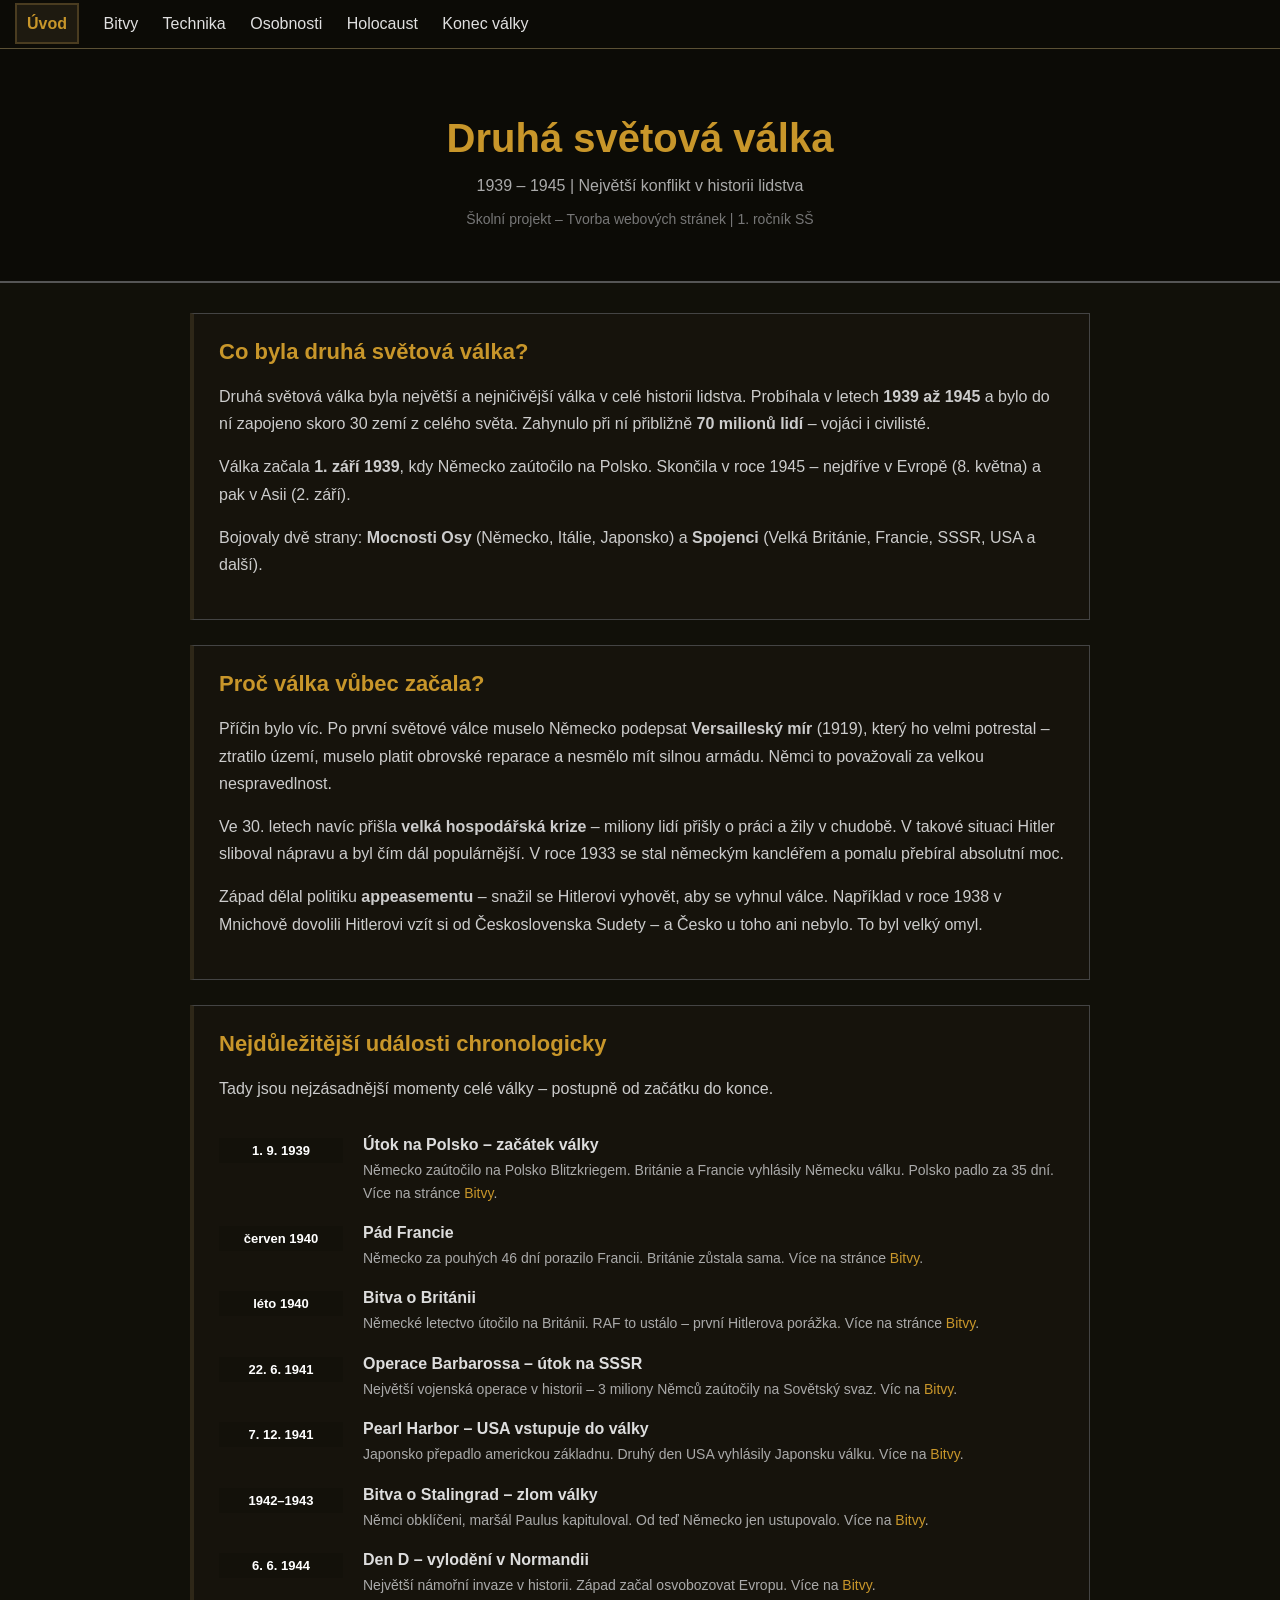
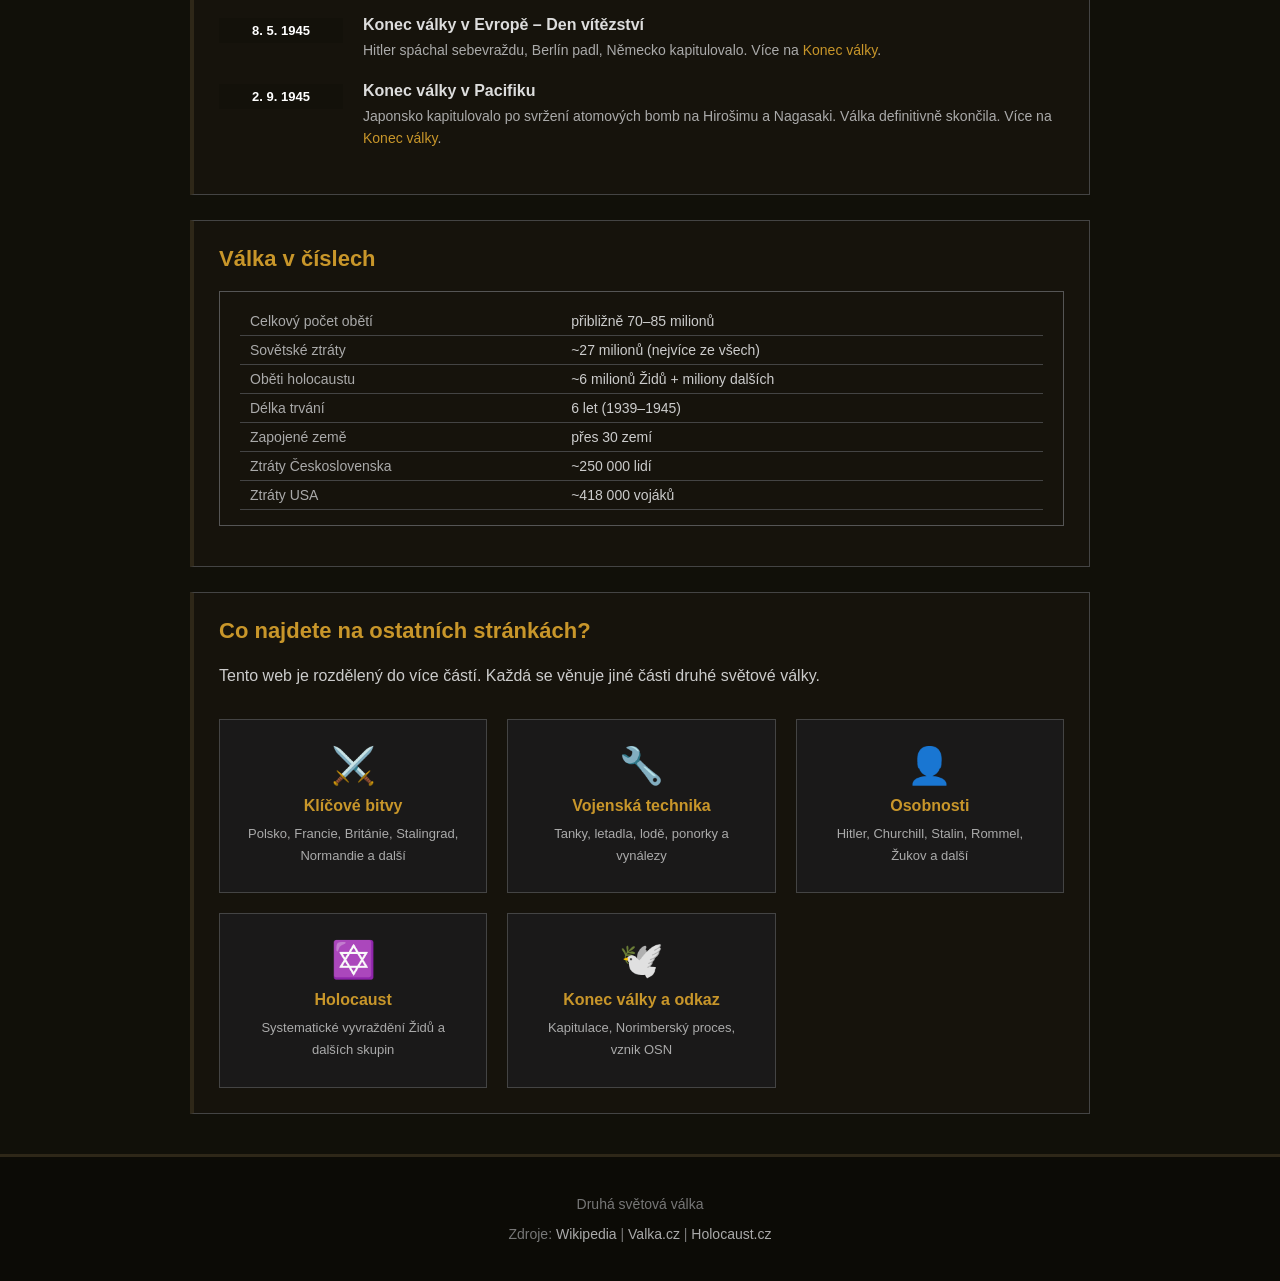
<file: index.html>
<!DOCTYPE html>
<html lang="cs">
<head>
    <meta charset="UTF-8">
    <meta name="viewport" content="width=device-width, initial-scale=1.0">
    <title>Druhá světová válka</title>
    <link rel="stylesheet" href="styl.css">
</head>
<body>

<nav>
    <a href="index.html" class="aktivni"> Úvod</a>
    <a href="bitvy.html"> Bitvy</a>
    <a href="technika.html"> Technika</a>
    <a href="osobnosti.html"> Osobnosti</a>
    <a href="holocaust.html"> Holocaust</a>
    <a href="konec.html"> Konec války</a>
</nav>

<div class="hlavicka">
    <h1>Druhá světová válka</h1>
    <p>1939 – 1945 | Největší konflikt v historii lidstva</p>
    <p style="color: #777; font-size: 14px; margin-top: 5px;">Školní projekt – Tvorba webových stránek | 1. ročník SŠ</p>
</div>

<div class="obsah">

    <!-- Co to bylo -->
    <div class="sekce">
        <h2>Co byla druhá světová válka?</h2>
        <p>
            Druhá světová válka byla největší a nejničivější válka v celé historii lidstva. Probíhala v letech
            <strong>1939 až 1945</strong> a bylo do ní zapojeno skoro 30 zemí z celého světa. Zahynulo při ní
            přibližně <strong>70 milionů lidí</strong> – vojáci i civilisté.
        </p>
        <p>
            Válka začala <strong>1. září 1939</strong>, kdy Německo zaútočilo na Polsko. Skončila v roce 1945
            – nejdříve v Evropě (8. května) a pak v Asii (2. září).
        </p>
        <p>
            Bojovaly dvě strany: <strong>Mocnosti Osy</strong> (Německo, Itálie, Japonsko) a
            <strong>Spojenci</strong> (Velká Británie, Francie, SSSR, USA a další).
        </p>
    </div>

    <!-- Proč začala válka -->
    <div class="sekce">
        <h2>Proč válka vůbec začala?</h2>
        <p>
            Příčin bylo víc. Po první světové válce muselo Německo podepsat <strong>Versailleský mír</strong>
            (1919), který ho velmi potrestal – ztratilo území, muselo platit obrovské reparace a nesmělo mít
            silnou armádu. Němci to považovali za velkou nespravedlnost.
        </p>
        <p>
            Ve 30. letech navíc přišla <strong>velká hospodářská krize</strong> – miliony lidí přišly o práci
            a žily v chudobě. V takové situaci Hitler sliboval nápravu a byl čím dál populárnější.
            V roce 1933 se stal německým kancléřem a pomalu přebíral absolutní moc.
        </p>
        <p>
            Západ dělal politiku <strong>appeasementu</strong> – snažil se Hitlerovi vyhovět, aby se vyhnul
            válce. Například v roce 1938 v Mnichově dovolili Hitlerovi vzít si od Československa Sudety –
            a Česko u toho ani nebylo. To byl velký omyl.
        </p>
    </div>

    <!-- Chronologie - klíčové události -->
    <div class="sekce">
        <h2>Nejdůležitější události chronologicky</h2>
        <p>Tady jsou nejzásadnější momenty celé války – postupně od začátku do konce.</p>
        <br>

        <div class="timeline-polozka">
            <div class="tl-rok">1. 9. 1939</div>
            <div class="tl-text">
                <h3>Útok na Polsko – začátek války</h3>
                <p class="odkazy">Německo zaútočilo na Polsko Blitzkriegem. Británie a Francie vyhlásily Německu válku. Polsko padlo za 35 dní. Více na stránce <a href="bitvy.html">Bitvy</a>.</p>
            </div>
        </div>

        <div class="timeline-polozka">
            <div class="tl-rok">červen 1940</div>
            <div class="tl-text">
                <h3>Pád Francie</h3>
                <p class="odkazy">Německo za pouhých 46 dní porazilo Francii. Británie zůstala sama. Více na stránce <a href="bitvy.html">Bitvy</a>.</p>
            </div>
        </div>

        <div class="timeline-polozka">
            <div class="tl-rok">léto 1940</div>
            <div class="tl-text">
                <h3>Bitva o Británii</h3>
                <p class="odkazy">Německé letectvo útočilo na Británii. RAF to ustálo – první Hitlerova porážka. Více na stránce <a href="bitvy.html">Bitvy</a>.</p>
            </div>
        </div>

        <div class="timeline-polozka">
            <div class="tl-rok">22. 6. 1941</div>
            <div class="tl-text">
                <h3>Operace Barbarossa – útok na SSSR</h3>
                <p class="odkazy">Největší vojenská operace v historii – 3 miliony Němců zaútočily na Sovětský svaz. Víc na <a href="bitvy.html">Bitvy</a>.</p>
            </div>
        </div>

        <div class="timeline-polozka">
            <div class="tl-rok">7. 12. 1941</div>
            <div class="tl-text">
                <h3>Pearl Harbor – USA vstupuje do války</h3>
                <p class="odkazy">Japonsko přepadlo americkou základnu. Druhý den USA vyhlásily Japonsku válku. Více na <a href="bitvy.html">Bitvy</a>.</p>
            </div>
        </div>

        <div class="timeline-polozka">
            <div class="tl-rok">1942–1943</div>
            <div class="tl-text">
                <h3>Bitva o Stalingrad – zlom války</h3>
                <p class="odkazy">Němci obklíčeni, maršál Paulus kapituloval. Od teď Německo jen ustupovalo. Více na <a href="bitvy.html">Bitvy</a>.</p>
            </div>
        </div>

        <div class="timeline-polozka">
            <div class="tl-rok">6. 6. 1944</div>
            <div class="tl-text">
                <h3>Den D – vylodění v Normandii</h3>
                <p class="odkazy">Největší námořní invaze v historii. Západ začal osvobozovat Evropu. Více na <a href="bitvy.html">Bitvy</a>.</p>
            </div>
        </div>

        <div class="timeline-polozka">
            <div class="tl-rok">8. 5. 1945</div>
            <div class="tl-text">
                <h3>Konec války v Evropě – Den vítězství</h3>
                <p class="odkazy">Hitler spáchal sebevraždu, Berlín padl, Německo kapitulovalo. Více na <a href="konec.html">Konec války</a>.</p>
            </div>
        </div>

        <div class="timeline-polozka">
            <div class="tl-rok">2. 9. 1945</div>
            <div class="tl-text">
                <h3>Konec války v Pacifiku</h3>
                <p class="odkazy">Japonsko kapitulovalo po svržení atomových bomb na Hirošimu a Nagasaki. Válka definitivně skončila. Více na <a href="konec.html">Konec války</a>.</p>
            </div>
        </div>
    </div>

    <!-- Statistiky -->
    <div class="sekce">
        <h2>Válka v číslech</h2>
        <div class="fakta">
            <table>
                <tr><td>Celkový počet obětí</td><td>přibližně 70–85 milionů</td></tr>
                <tr><td>Sovětské ztráty</td><td>~27 milionů (nejvíce ze všech)</td></tr>
                <tr><td>Oběti holocaustu</td><td>~6 milionů Židů + miliony dalších</td></tr>
                <tr><td>Délka trvání</td><td>6 let (1939–1945)</td></tr>
                <tr><td>Zapojené země</td><td>přes 30 zemí</td></tr>
                <tr><td>Ztráty Československa</td><td>~250 000 lidí</td></tr>
                <tr><td>Ztráty USA</td><td>~418 000 vojáků</td></tr>
            </table>
        </div>
    </div>

    <!-- Navigační kartičky na ostatní stránky -->
    <div class="sekce">
        <h2>Co najdete na ostatních stránkách?</h2>
        <p>Tento web je rozdělený do více částí. Každá se věnuje jiné části druhé světové války.</p>

        <div class="index-karticky">
            <a href="bitvy.html" class="index-karta">
                <span class="ikona">⚔️</span>
                <h3>Klíčové bitvy</h3>
                <p>Polsko, Francie, Británie, Stalingrad, Normandie a další</p>
            </a>
            <a href="technika.html" class="index-karta">
                <span class="ikona">🔧</span>
                <h3>Vojenská technika</h3>
                <p>Tanky, letadla, lodě, ponorky a vynálezy</p>
            </a>
            <a href="osobnosti.html" class="index-karta">
                <span class="ikona">👤</span>
                <h3>Osobnosti</h3>
                <p>Hitler, Churchill, Stalin, Rommel, Žukov a další</p>
            </a>
            <a href="holocaust.html" class="index-karta">
                <span class="ikona">✡️</span>
                <h3>Holocaust</h3>
                <p>Systematické vyvraždění Židů a dalších skupin</p>
            </a>
            <a href="konec.html" class="index-karta">
                <span class="ikona">🕊️</span>
                <h3>Konec války a odkaz</h3>
                <p>Kapitulace, Norimberský proces, vznik OSN</p>
            </a>
        </div>
    </div>

</div>

<footer>
    <p>Druhá světová válka</p>
    <p style="margin-top: 8px;">Zdroje:
        <a href="https://cs.wikipedia.org" target="_blank">Wikipedia</a> |
        <a href="https://www.valka.cz" target="_blank">Valka.cz</a> |
        <a href="https://www.holocaust.cz" target="_blank">Holocaust.cz</a>
    </p>
</footer>

</body>
</html>
</file>
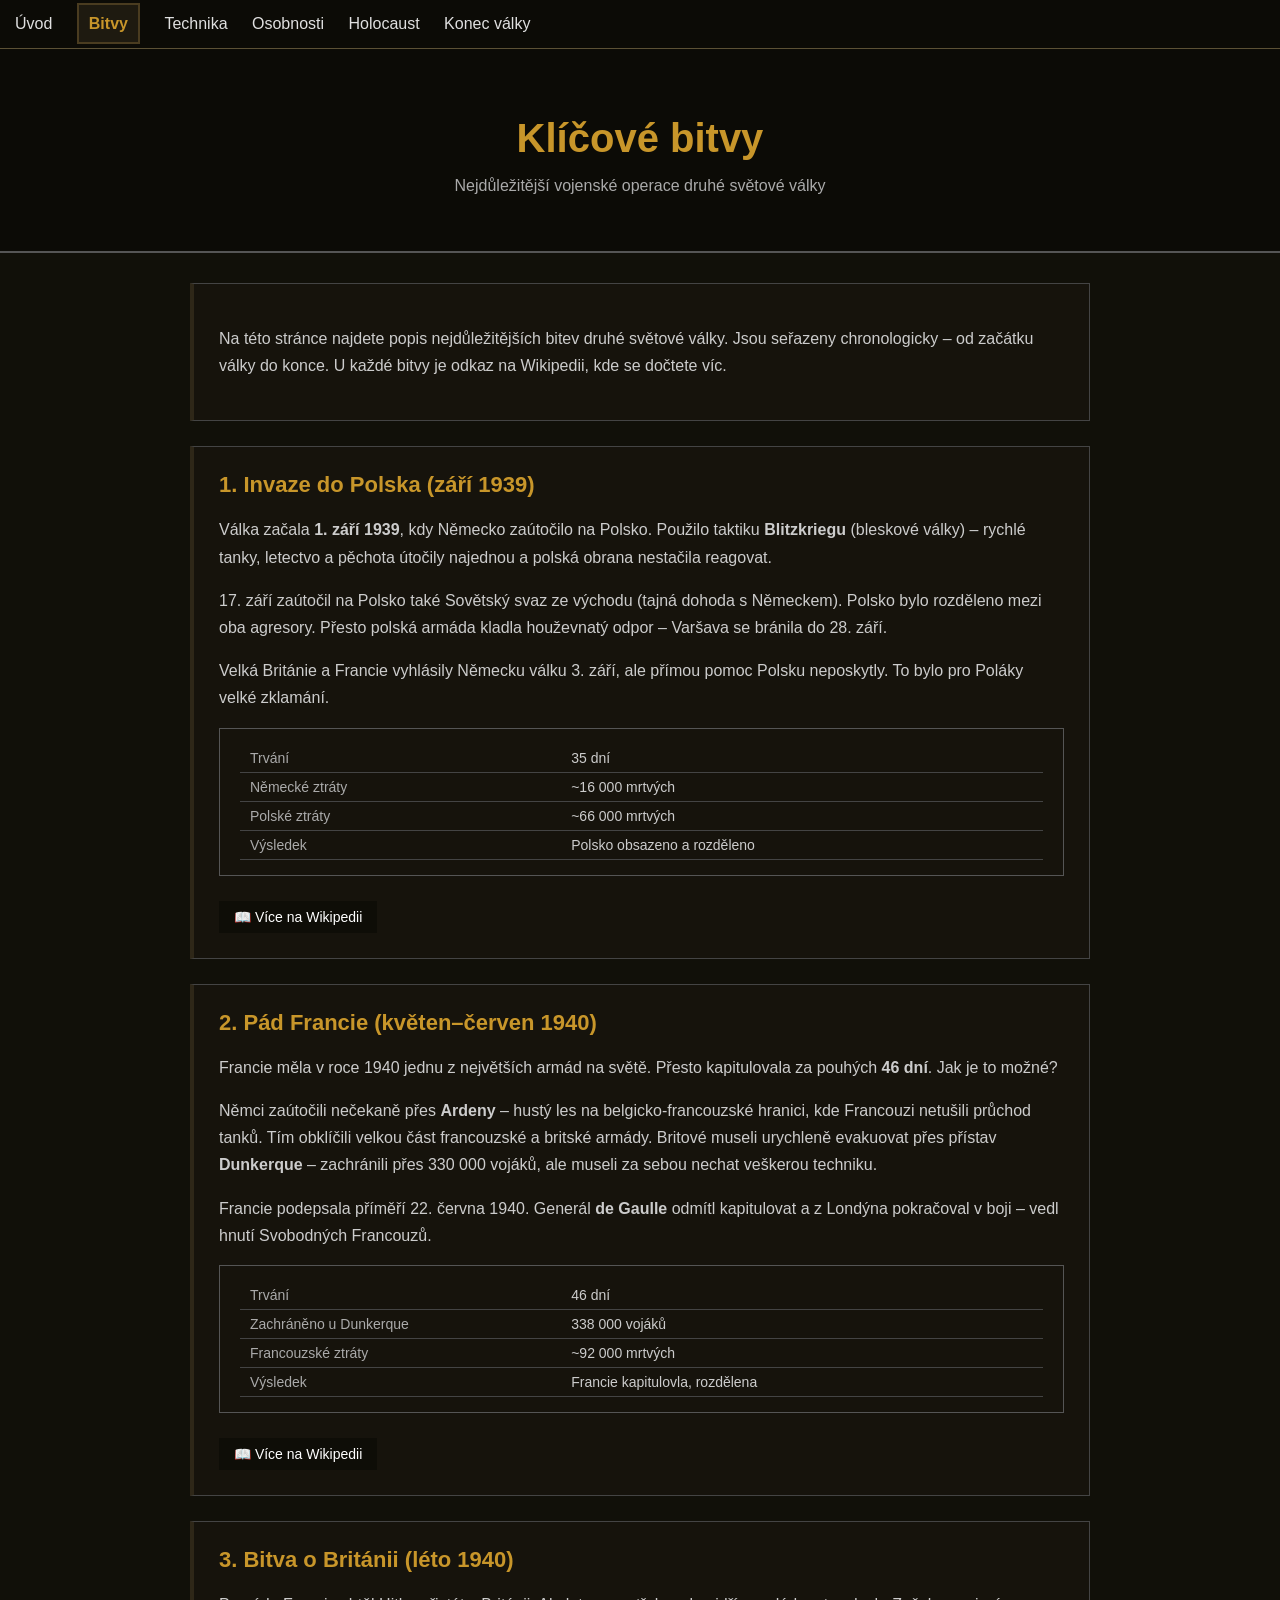
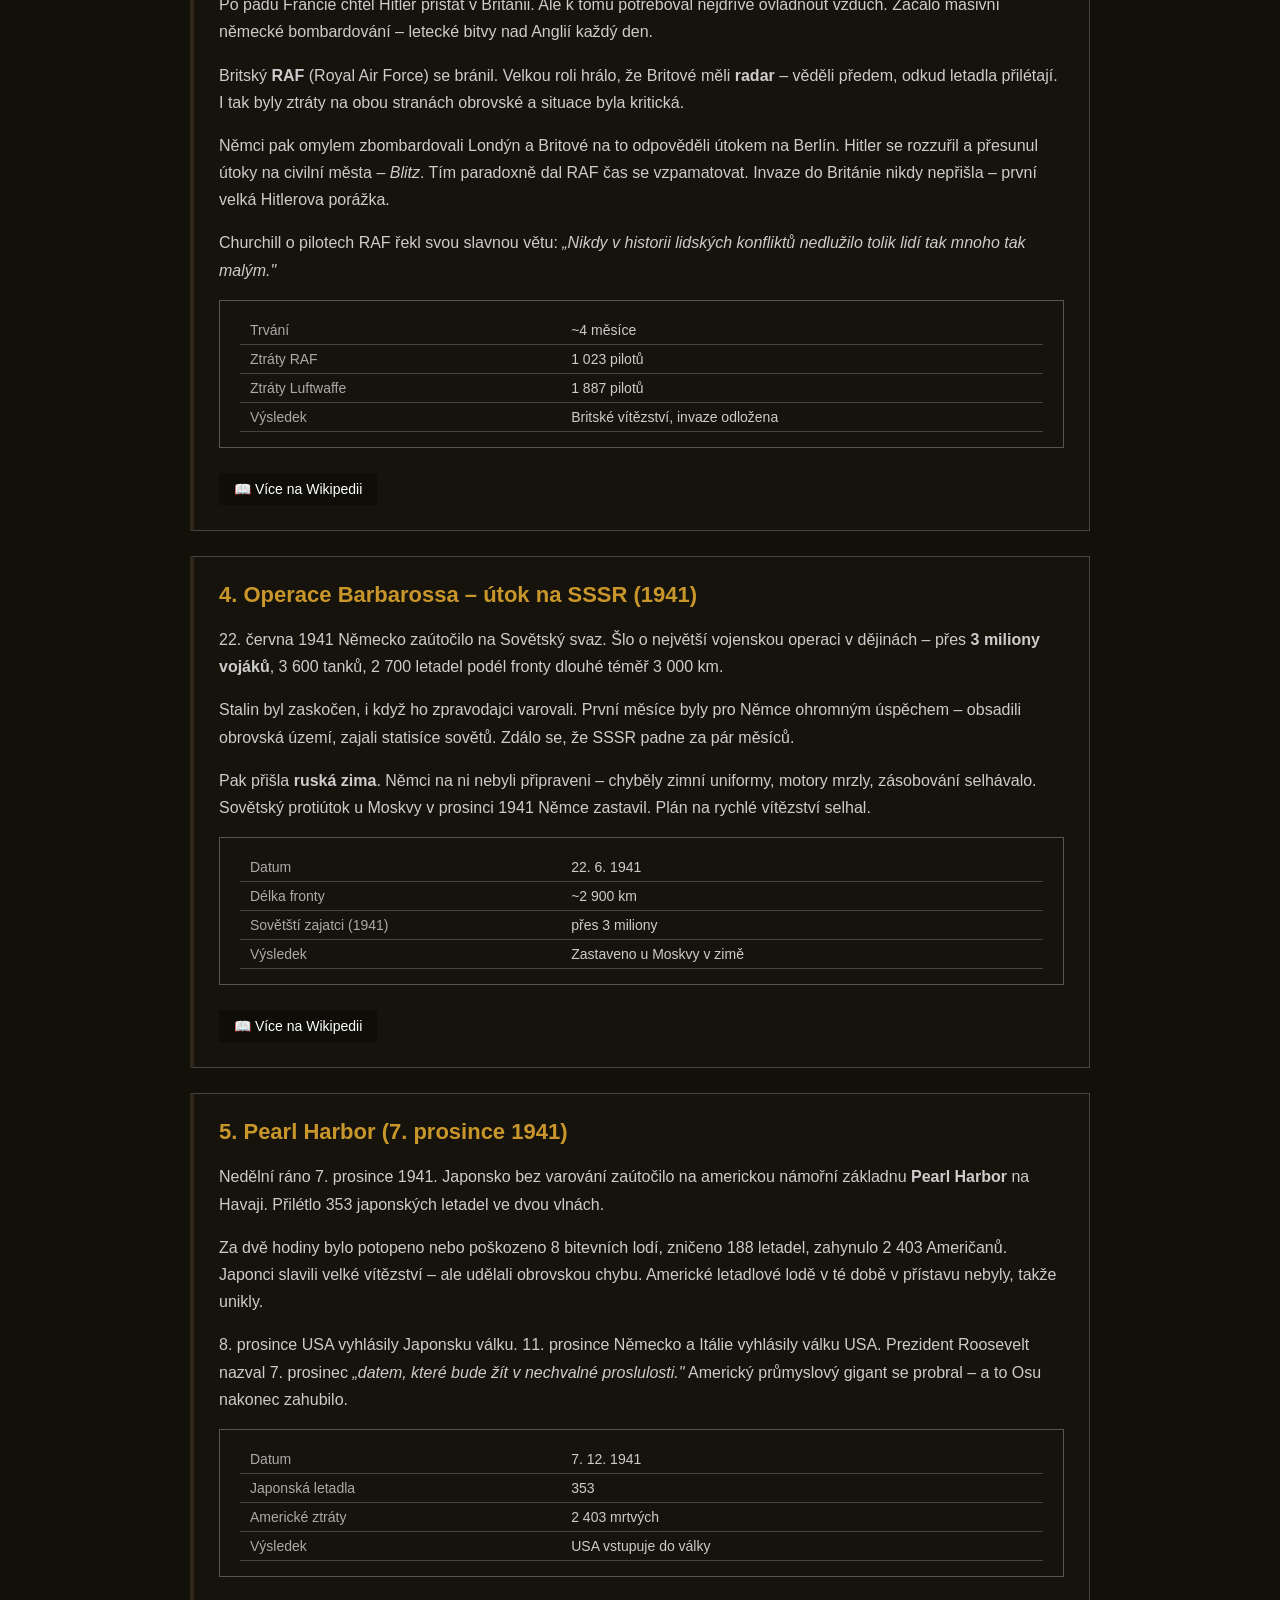
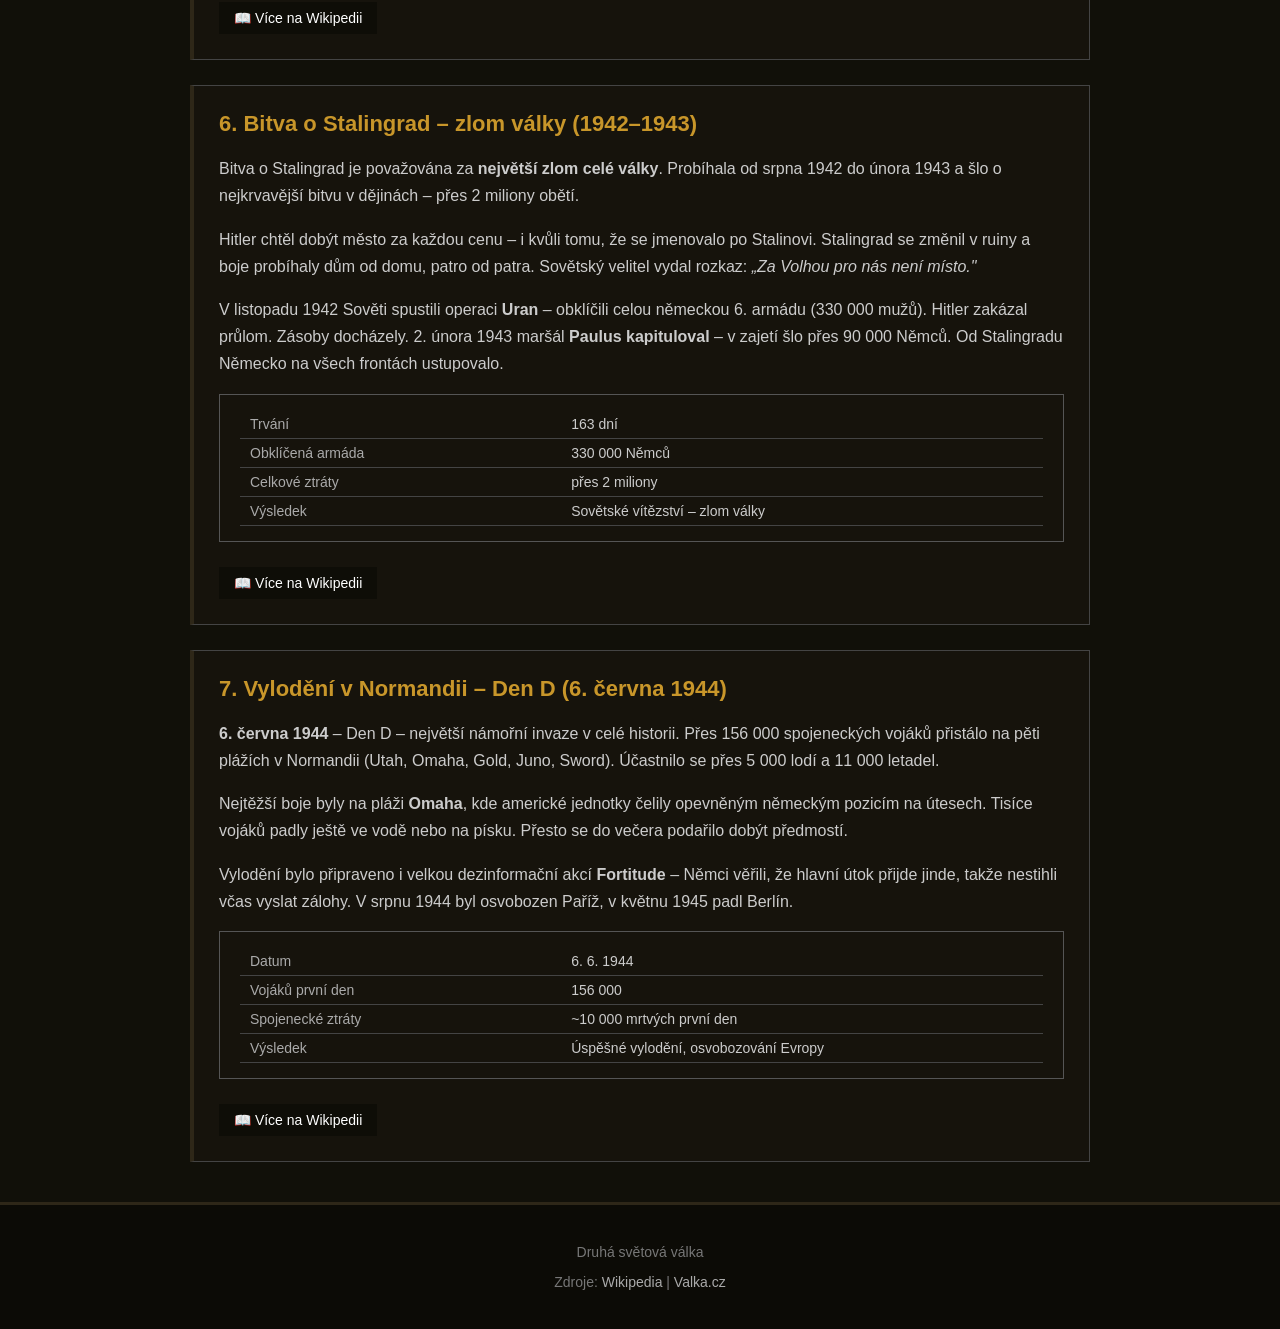
<file: bitvy.html>
<!DOCTYPE html>
<html lang="cs">
<head>
    <meta charset="UTF-8">
    <meta name="viewport" content="width=device-width, initial-scale=1.0">
    <title>Klíčové bitvy - 2. světová válka</title>
    <link rel="stylesheet" href="styl.css">
</head>
<body>

<nav>
    <a href="index.html"> Úvod</a>
    <a href="bitvy.html" class="aktivni"> Bitvy</a>
    <a href="technika.html"> Technika</a>
    <a href="osobnosti.html"> Osobnosti</a>
    <a href="holocaust.html"> Holocaust</a>
    <a href="konec.html"> Konec války</a>
</nav>

<div class="hlavicka">
    <h1>Klíčové bitvy</h1>
    <p>Nejdůležitější vojenské operace druhé světové války</p>
</div>

<div class="obsah">

    <div class="sekce">
        <p>Na této stránce najdete popis nejdůležitějších bitev druhé světové války. Jsou seřazeny chronologicky – od začátku války do konce. U každé bitvy je odkaz na Wikipedii, kde se dočtete víc.</p>
    </div>

    <!-- POLSKO -->
    <div class="sekce" id="polsko">
        <h2>1. Invaze do Polska (září 1939)</h2>
        <p>
            Válka začala <strong>1. září 1939</strong>, kdy Německo zaútočilo na Polsko. Použilo taktiku
            <strong>Blitzkriegu</strong> (bleskové války) – rychlé tanky, letectvo a pěchota útočily najednou
            a polská obrana nestačila reagovat.
        </p>
        <p>
            17. září zaútočil na Polsko také Sovětský svaz ze východu (tajná dohoda s Německem).
            Polsko bylo rozděleno mezi oba agresory. Přesto polská armáda kladla houževnatý odpor –
            Varšava se bránila do 28. září.
        </p>
        <p>
            Velká Británie a Francie vyhlásily Německu válku 3. září, ale přímou pomoc Polsku neposkytly.
            To bylo pro Poláky velké zklamání.
        </p>

        <div class="fakta">
            <table>
                <tr><td>Trvání</td><td>35 dní</td></tr>
                <tr><td>Německé ztráty</td><td>~16 000 mrtvých</td></tr>
                <tr><td>Polské ztráty</td><td>~66 000 mrtvých</td></tr>
                <tr><td>Výsledek</td><td>Polsko obsazeno a rozděleno</td></tr>
            </table>
        </div>

        <a href="https://cs.wikipedia.org/wiki/Invaze_do_Polska_(1939)" target="_blank" class="wiki-odkaz">
            📖 Více na Wikipedii
        </a>
    </div>

    <!-- FRANCIE -->
    <div class="sekce" id="francie">
        <h2>2. Pád Francie (květen–červen 1940)</h2>
        <p>
            Francie měla v roce 1940 jednu z největších armád na světě. Přesto kapitulovala za pouhých
            <strong>46 dní</strong>. Jak je to možné?
        </p>
        <p>
            Němci zaútočili nečekaně přes <strong>Ardeny</strong> – hustý les na belgicko-francouzské hranici,
            kde Francouzi netušili průchod tanků. Tím obklíčili velkou část francouzské a britské armády.
            Britové museli urychleně evakuovat přes přístav <strong>Dunkerque</strong> – zachránili přes
            330 000 vojáků, ale museli za sebou nechat veškerou techniku.
        </p>
        <p>
            Francie podepsala příměří 22. června 1940. Generál <strong>de Gaulle</strong> odmítl kapitulovat
            a z Londýna pokračoval v boji – vedl hnutí Svobodných Francouzů.
        </p>

        <div class="fakta">
            <table>
                <tr><td>Trvání</td><td>46 dní</td></tr>
                <tr><td>Zachráněno u Dunkerque</td><td>338 000 vojáků</td></tr>
                <tr><td>Francouzské ztráty</td><td>~92 000 mrtvých</td></tr>
                <tr><td>Výsledek</td><td>Francie kapitulovla, rozdělena</td></tr>
            </table>
        </div>

        <a href="https://cs.wikipedia.org/wiki/Bitva_o_Francii" target="_blank" class="wiki-odkaz">
            📖 Více na Wikipedii
        </a>
    </div>

    <!-- BRITÁNIE -->
    <div class="sekce" id="britanie">
        <h2>3. Bitva o Británii (léto 1940)</h2>
        <p>
            Po pádu Francie chtěl Hitler přistát v Británii. Ale k tomu potřeboval nejdříve ovládnout vzduch.
            Začalo masivní německé bombardování – letecké bitvy nad Anglií každý den.
        </p>
        <p>
            Britský <strong>RAF</strong> (Royal Air Force) se bránil. Velkou roli hrálo, že Britové měli
            <strong>radar</strong> – věděli předem, odkud letadla přilétají. I tak byly ztráty na obou stranách
            obrovské a situace byla kritická.
        </p>
        <p>
            Němci pak omylem zbombardovali Londýn a Britové na to odpověděli útokem na Berlín. Hitler se
            rozzuřil a přesunul útoky na civilní města – <em>Blitz</em>. Tím paradoxně dal RAF čas se
            vzpamatovat. Invaze do Británie nikdy nepřišla – první velká Hitlerova porážka.
        </p>
        <p>
            Churchill o pilotech RAF řekl svou slavnou větu: <em>„Nikdy v historii lidských konfliktů
            nedlužilo tolik lidí tak mnoho tak malým."</em>
        </p>

        <div class="fakta">
            <table>
                <tr><td>Trvání</td><td>~4 měsíce</td></tr>
                <tr><td>Ztráty RAF</td><td>1 023 pilotů</td></tr>
                <tr><td>Ztráty Luftwaffe</td><td>1 887 pilotů</td></tr>
                <tr><td>Výsledek</td><td>Britské vítězství, invaze odložena</td></tr>
            </table>
        </div>

        <a href="https://cs.wikipedia.org/wiki/Bitva_o_Brit%C3%A1nii" target="_blank" class="wiki-odkaz">
            📖 Více na Wikipedii
        </a>
    </div>

    <!-- BARBAROSSA -->
    <div class="sekce" id="barbarossa">
        <h2>4. Operace Barbarossa – útok na SSSR (1941)</h2>
        <p>
            22. června 1941 Německo zaútočilo na Sovětský svaz. Šlo o největší vojenskou operaci v dějinách –
            přes <strong>3 miliony vojáků</strong>, 3 600 tanků, 2 700 letadel podél fronty dlouhé
            téměř 3 000 km.
        </p>
        <p>
            Stalin byl zaskočen, i když ho zpravodajci varovali. První měsíce byly pro Němce ohromným úspěchem –
            obsadili obrovská území, zajali statisíce sovětů. Zdálo se, že SSSR padne za pár měsíců.
        </p>
        <p>
            Pak přišla <strong>ruská zima</strong>. Němci na ni nebyli připraveni – chyběly zimní uniformy,
            motory mrzly, zásobování selhávalo. Sovětský protiútok u Moskvy v prosinci 1941 Němce zastavil.
            Plán na rychlé vítězství selhal.
        </p>

        <div class="fakta">
            <table>
                <tr><td>Datum</td><td>22. 6. 1941</td></tr>
                <tr><td>Délka fronty</td><td>~2 900 km</td></tr>
                <tr><td>Sovětští zajatci (1941)</td><td>přes 3 miliony</td></tr>
                <tr><td>Výsledek</td><td>Zastaveno u Moskvy v zimě</td></tr>
            </table>
        </div>

        <a href="https://cs.wikipedia.org/wiki/Operace_Barbarossa" target="_blank" class="wiki-odkaz">
            📖 Více na Wikipedii
        </a>
    </div>

    <!-- PEARL HARBOR -->
    <div class="sekce" id="pearlharbor">
        <h2>5. Pearl Harbor (7. prosince 1941)</h2>
        <p>
            Nedělní ráno 7. prosince 1941. Japonsko bez varování zaútočilo na americkou námořní základnu
            <strong>Pearl Harbor</strong> na Havaji. Přilétlo 353 japonských letadel ve dvou vlnách.
        </p>
        <p>
            Za dvě hodiny bylo potopeno nebo poškozeno 8 bitevních lodí, zničeno 188 letadel,
            zahynulo 2 403 Američanů. Japonci slavili velké vítězství – ale udělali obrovskou chybu.
            Americké letadlové lodě v té době v přístavu nebyly, takže unikly.
        </p>
        <p>
            8. prosince USA vyhlásily Japonsku válku. 11. prosince Německo a Itálie vyhlásily válku USA.
            Prezident Roosevelt nazval 7. prosinec <em>„datem, které bude žít v nechvalné proslulosti."</em>
            Americký průmyslový gigant se probral – a to Osu nakonec zahubilo.
        </p>

        <div class="fakta">
            <table>
                <tr><td>Datum</td><td>7. 12. 1941</td></tr>
                <tr><td>Japonská letadla</td><td>353</td></tr>
                <tr><td>Americké ztráty</td><td>2 403 mrtvých</td></tr>
                <tr><td>Výsledek</td><td>USA vstupuje do války</td></tr>
            </table>
        </div>

        <a href="https://cs.wikipedia.org/wiki/%C3%9Atok_na_Pearl_Harbor" target="_blank" class="wiki-odkaz">
            📖 Více na Wikipedii
        </a>
    </div>

    <!-- STALINGRAD -->
    <div class="sekce" id="stalingrad">
        <h2>6. Bitva o Stalingrad – zlom války (1942–1943)</h2>
        <p>
            Bitva o Stalingrad je považována za <strong>největší zlom celé války</strong>. Probíhala od
            srpna 1942 do února 1943 a šlo o nejkrvavější bitvu v dějinách – přes 2 miliony obětí.
        </p>
        <p>
            Hitler chtěl dobýt město za každou cenu – i kvůli tomu, že se jmenovalo po Stalinovi.
            Stalingrad se změnil v ruiny a boje probíhaly dům od domu, patro od patra. Sovětský velitel
            vydal rozkaz: <em>„Za Volhou pro nás není místo."</em>
        </p>
        <p>
            V listopadu 1942 Sověti spustili operaci <strong>Uran</strong> – obklíčili celou německou
            6. armádu (330 000 mužů). Hitler zakázal průlom. Zásoby docházely. 2. února 1943 maršál
            <strong>Paulus kapituloval</strong> – v zajetí šlo přes 90 000 Němců. Od Stalingradu
            Německo na všech frontách ustupovalo.
        </p>

        <div class="fakta">
            <table>
                <tr><td>Trvání</td><td>163 dní</td></tr>
                <tr><td>Obklíčená armáda</td><td>330 000 Němců</td></tr>
                <tr><td>Celkové ztráty</td><td>přes 2 miliony</td></tr>
                <tr><td>Výsledek</td><td>Sovětské vítězství – zlom války</td></tr>
            </table>
        </div>

        <a href="https://cs.wikipedia.org/wiki/Bitva_o_Stalingrad" target="_blank" class="wiki-odkaz">
            📖 Více na Wikipedii
        </a>
    </div>

    <!-- NORMANDIE -->
    <div class="sekce" id="normandie">
        <h2>7. Vylodění v Normandii – Den D (6. června 1944)</h2>
        <p>
            <strong>6. června 1944</strong> – Den D – největší námořní invaze v celé historii.
            Přes 156 000 spojeneckých vojáků přistálo na pěti plážích v Normandii (Utah, Omaha, Gold,
            Juno, Sword). Účastnilo se přes 5 000 lodí a 11 000 letadel.
        </p>
        <p>
            Nejtěžší boje byly na pláži <strong>Omaha</strong>, kde americké jednotky čelily opevněným
            německým pozicím na útesech. Tisíce vojáků padly ještě ve vodě nebo na písku.
            Přesto se do večera podařilo dobýt předmostí.
        </p>
        <p>
            Vylodění bylo připraveno i velkou dezinformační akcí <strong>Fortitude</strong> – Němci
            věřili, že hlavní útok přijde jinde, takže nestihli včas vyslat zálohy. V srpnu 1944
            byl osvobozen Paříž, v květnu 1945 padl Berlín.
        </p>

        <div class="fakta">
            <table>
                <tr><td>Datum</td><td>6. 6. 1944</td></tr>
                <tr><td>Vojáků první den</td><td>156 000</td></tr>
                <tr><td>Spojenecké ztráty</td><td>~10 000 mrtvých první den</td></tr>
                <tr><td>Výsledek</td><td>Úspěšné vylodění, osvobozování Evropy</td></tr>
            </table>
        </div>

        <a href="https://cs.wikipedia.org/wiki/Vylod%C4%9Bn%C3%AD_v_Normandii" target="_blank" class="wiki-odkaz">
            📖 Více na Wikipedii
        </a>
    </div>

</div>

<footer>
    <p>Druhá světová válka</p>
    <p style="margin-top: 8px;">Zdroje:
        <a href="https://cs.wikipedia.org" target="_blank">Wikipedia</a> |
        <a href="https://www.valka.cz" target="_blank">Valka.cz</a>
    </p>
</footer>

</body>
</html>
</file>
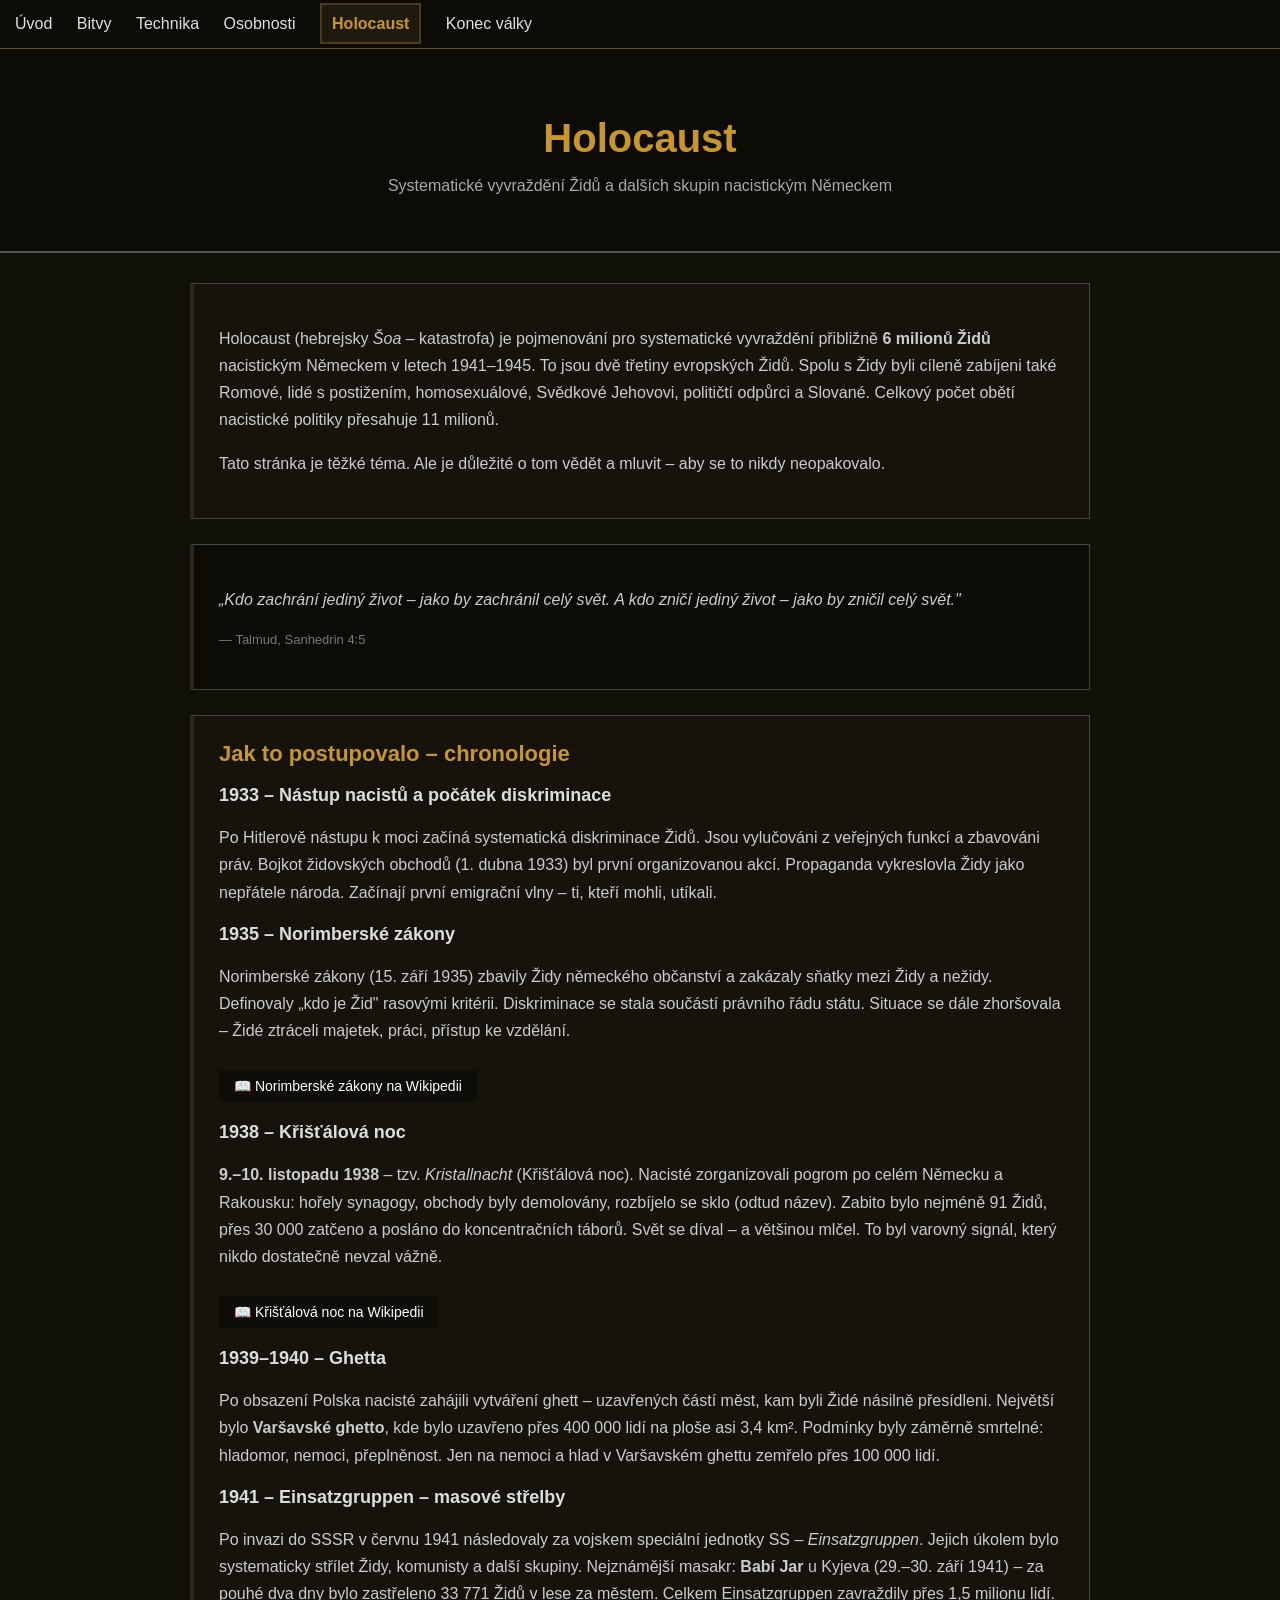
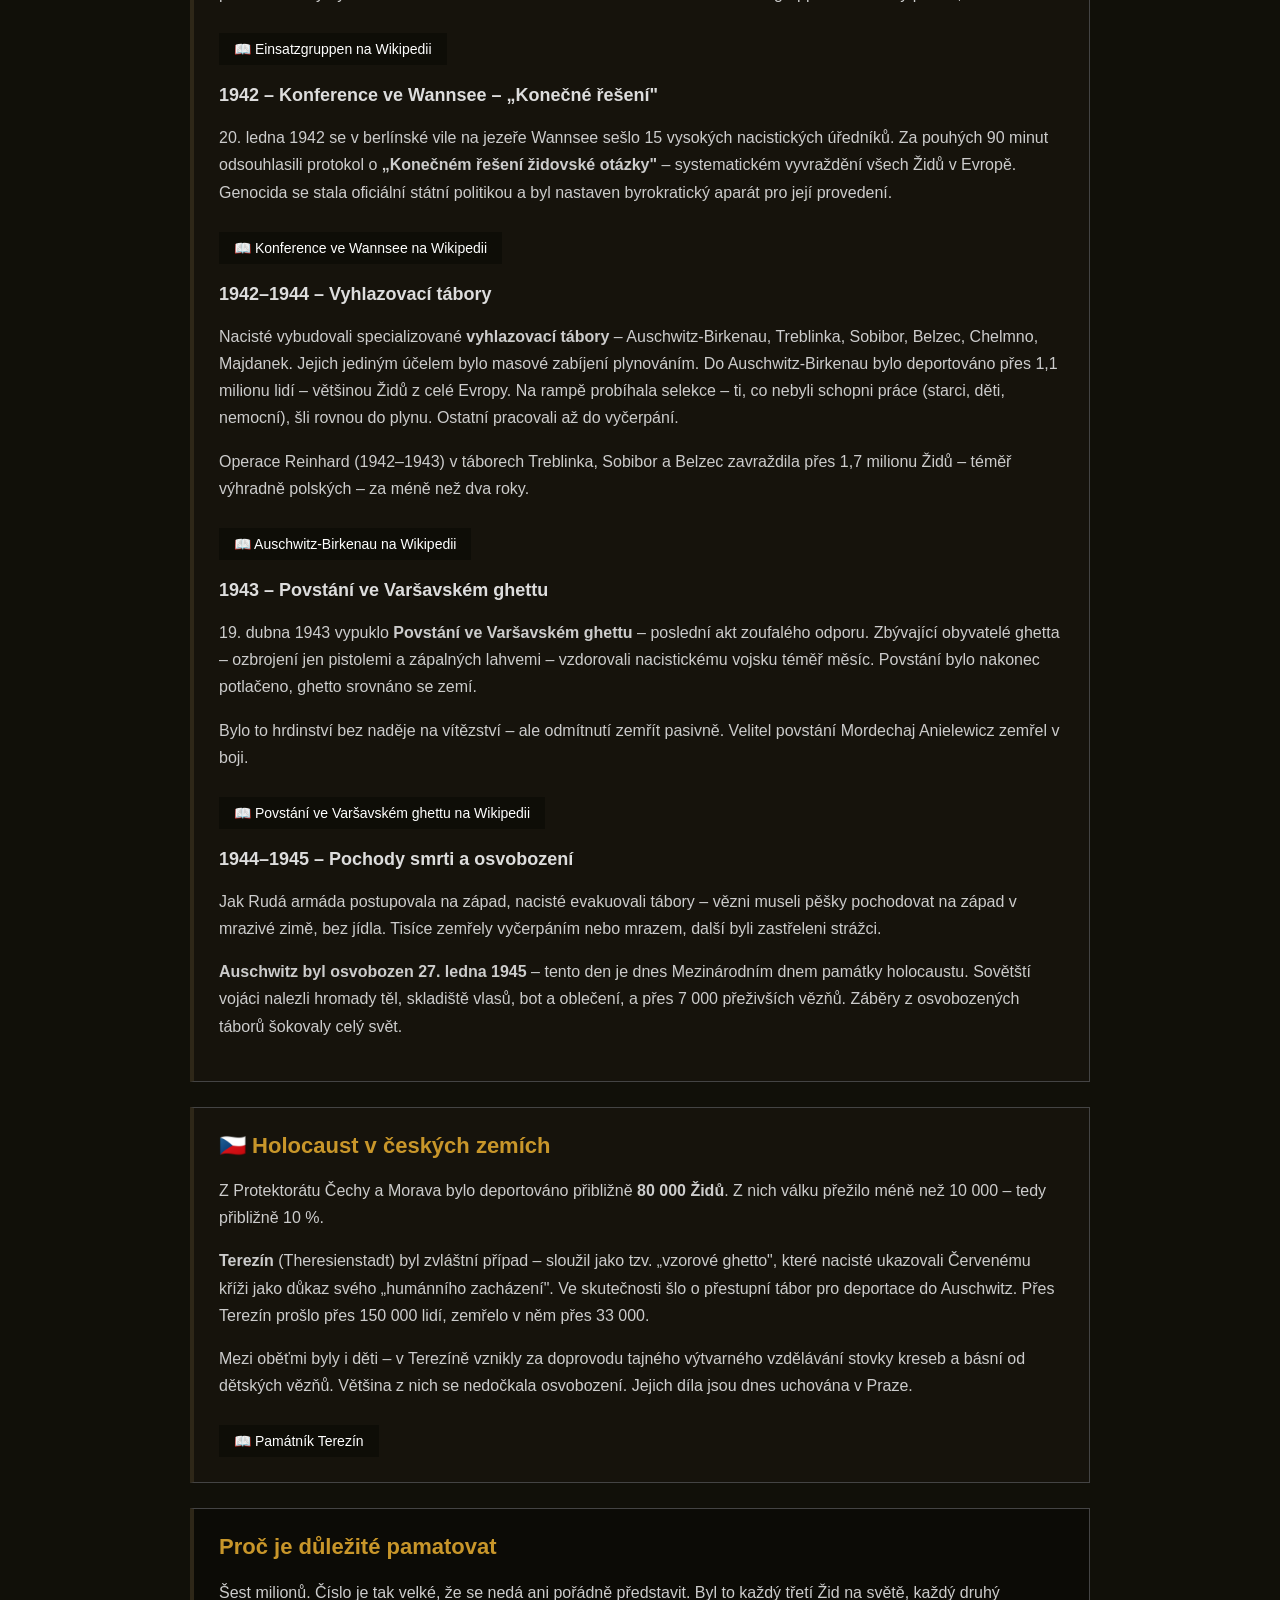
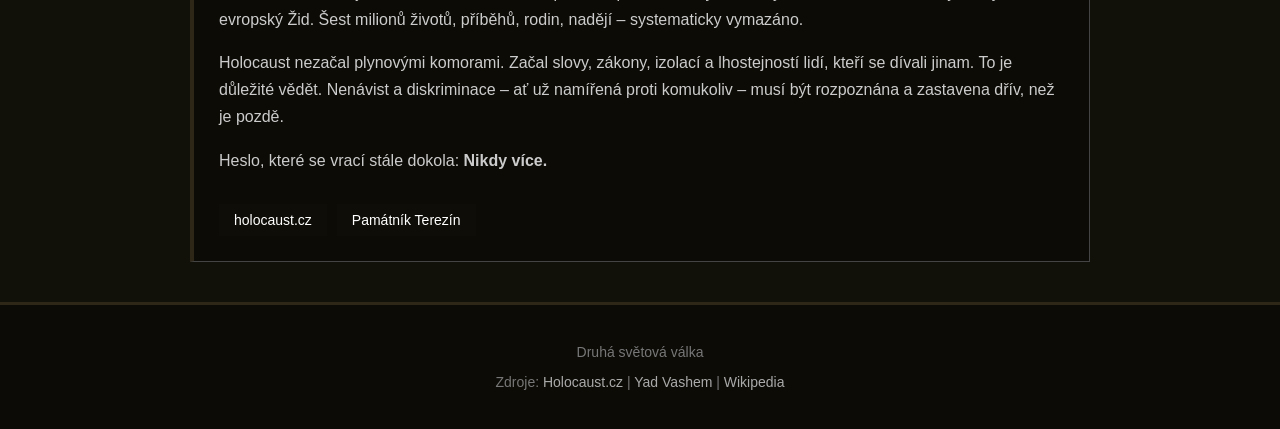
<file: holocaust.html>
<!DOCTYPE html>
<html lang="cs">
<head>
    <meta charset="UTF-8">
    <meta name="viewport" content="width=device-width, initial-scale=1.0">
    <title>Holocaust - 2. světová válka</title>
    <link rel="stylesheet" href="styl.css">
</head>
<body>

<nav>
    <a href="index.html"> Úvod</a>
    <a href="bitvy.html"> Bitvy</a>
    <a href="technika.html"> Technika</a>
    <a href="osobnosti.html"> Osobnosti</a>
    <a href="holocaust.html" class="aktivni"> Holocaust</a>
    <a href="konec.html"> Konec války</a>
</nav>

<div class="hlavicka">
    <h1>Holocaust</h1>
    <p>Systematické vyvraždění Židů a dalších skupin nacistickým Německem</p>
</div>

<div class="obsah">

    <div class="sekce">
        <p>
            Holocaust (hebrejsky <em>Šoa</em> – katastrofa) je pojmenování pro systematické vyvraždění
            přibližně <strong>6 milionů Židů</strong> nacistickým Německem v letech 1941–1945.
            To jsou dvě třetiny evropských Židů. Spolu s Židy byli cíleně zabíjeni také Romové,
            lidé s postižením, homosexuálové, Svědkové Jehovovi, političtí odpůrci a Slované.
            Celkový počet obětí nacistické politiky přesahuje 11 milionů.
        </p>
        <p>
            Tato stránka je těžké téma. Ale je důležité o tom vědět a mluvit –
            aby se to nikdy neopakovalo.
        </p>
    </div>

    <!-- CITÁT -->
    <div class="sekce" style="border-left-color: #2e2718; background-color: #0c0b06;">
        <p style="font-style: italic; font-size: 16px; color: #ccc;">
            „Kdo zachrání jediný život – jako by zachránil celý svět.
            A kdo zničí jediný život – jako by zničil celý svět."
        </p>
        <p style="color: #777; font-size: 13px; margin-top: 8px;">— Talmud, Sanhedrin 4:5</p>
    </div>

    <!-- CHRONOLOGIE -->
    <div class="sekce">
        <h2>Jak to postupovalo – chronologie</h2>

        <h3>1933 – Nástup nacistů a počátek diskriminace</h3>
        <p>
            Po Hitlerově nástupu k moci začíná systematická diskriminace Židů. Jsou vylučováni
            z veřejných funkcí a zbavováni práv. Bojkot židovských obchodů (1. dubna 1933) byl první
            organizovanou akcí. Propaganda vykreslovla Židy jako nepřátele národa.
            Začínají první emigrační vlny – ti, kteří mohli, utíkali.
        </p>

        <h3>1935 – Norimberské zákony</h3>
        <p>
            Norimberské zákony (15. září 1935) zbavily Židy německého občanství a zakázaly sňatky
            mezi Židy a nežidy. Definovaly „kdo je Žid" rasovými kritérii.
            Diskriminace se stala součástí právního řádu státu. Situace se dále zhoršovala –
            Židé ztráceli majetek, práci, přístup ke vzdělání.
        </p>
        <a href="https://cs.wikipedia.org/wiki/Norimbersk%C3%A9_z%C3%A1kony" target="_blank" class="wiki-odkaz">📖 Norimberské zákony na Wikipedii</a>

        <h3 style="margin-top: 20px;">1938 – Křišťálová noc</h3>
        <p>
            <strong>9.–10. listopadu 1938</strong> – tzv. <em>Kristallnacht</em> (Křišťálová noc).
            Nacisté zorganizovali pogrom po celém Německu a Rakousku: hořely synagogy, obchody
            byly demolovány, rozbíjelo se sklo (odtud název). Zabito bylo nejméně 91 Židů,
            přes 30 000 zatčeno a posláno do koncentračních táborů.
            Svět se díval – a většinou mlčel. To byl varovný signál, který nikdo dostatečně nevzal vážně.
        </p>
        <a href="https://cs.wikipedia.org/wiki/K%C5%99i%C5%A1%C5%A5%C3%A1lov%C3%A1_noc" target="_blank" class="wiki-odkaz">📖 Křišťálová noc na Wikipedii</a>

        <h3 style="margin-top: 20px;">1939–1940 – Ghetta</h3>
        <p>
            Po obsazení Polska nacisté zahájili vytváření ghett – uzavřených částí měst, kam byli
            Židé násilně přesídleni. Největší bylo <strong>Varšavské ghetto</strong>, kde bylo
            uzavřeno přes 400 000 lidí na ploše asi 3,4 km². Podmínky byly záměrně smrtelné:
            hladomor, nemoci, přeplněnost. Jen na nemoci a hlad v Varšavském ghettu zemřelo
            přes 100 000 lidí.
        </p>

        <h3>1941 – Einsatzgruppen – masové střelby</h3>
        <p>
            Po invazi do SSSR v červnu 1941 následovaly za vojskem speciální jednotky SS –
            <em>Einsatzgruppen</em>. Jejich úkolem bylo systematicky střílet Židy, komunisty
            a další skupiny. Nejznámější masakr: <strong>Babí Jar</strong> u Kyjeva
            (29.–30. září 1941) – za pouhé dva dny bylo zastřeleno 33 771 Židů v lese
            za městem. Celkem Einsatzgruppen zavraždily přes 1,5 milionu lidí.
        </p>
        <a href="https://cs.wikipedia.org/wiki/Einsatzgruppen" target="_blank" class="wiki-odkaz">📖 Einsatzgruppen na Wikipedii</a>

        <h3 style="margin-top: 20px;">1942 – Konference ve Wannsee – „Konečné řešení"</h3>
        <p>
            20. ledna 1942 se v berlínské vile na jezeře Wannsee sešlo 15 vysokých nacistických
            úředníků. Za pouhých 90 minut odsouhlasili protokol o <strong>„Konečném řešení
            židovské otázky"</strong> – systematickém vyvraždění všech Židů v Evropě.
            Genocida se stala oficiální státní politikou a byl nastaven byrokratický
            aparát pro její provedení.
        </p>
        <a href="https://cs.wikipedia.org/wiki/Konference_ve_Wannsee" target="_blank" class="wiki-odkaz">📖 Konference ve Wannsee na Wikipedii</a>

        <h3 style="margin-top: 20px;">1942–1944 – Vyhlazovací tábory</h3>
        <p>
            Nacisté vybudovali specializované <strong>vyhlazovací tábory</strong> –
            Auschwitz-Birkenau, Treblinka, Sobibor, Belzec, Chelmno, Majdanek.
            Jejich jediným účelem bylo masové zabíjení plynováním.
            Do Auschwitz-Birkenau bylo deportováno přes 1,1 milionu lidí – většinou Židů
            z celé Evropy. Na rampě probíhala selekce – ti, co nebyli schopni práce
            (starci, děti, nemocní), šli rovnou do plynu. Ostatní pracovali až do vyčerpání.
        </p>
        <p>
            Operace Reinhard (1942–1943) v táborech Treblinka, Sobibor a Belzec zavraždila
            přes 1,7 milionu Židů – téměř výhradně polských – za méně než dva roky.
        </p>
        <a href="https://cs.wikipedia.org/wiki/Auschwitz-Birkenau" target="_blank" class="wiki-odkaz">📖 Auschwitz-Birkenau na Wikipedii</a>

        <h3 style="margin-top: 20px;">1943 – Povstání ve Varšavském ghettu</h3>
        <p>
            19. dubna 1943 vypuklo <strong>Povstání ve Varšavském ghettu</strong> –
            poslední akt zoufalého odporu. Zbývající obyvatelé ghetta – ozbrojení jen pistolemi
            a zápalných lahvemi – vzdorovali nacistickému vojsku téměř měsíc.
            Povstání bylo nakonec potlačeno, ghetto srovnáno se zemí.
        </p>
        <p>
            Bylo to hrdinství bez naděje na vítězství – ale odmítnutí zemřít pasivně.
            Velitel povstání Mordechaj Anielewicz zemřel v boji.
        </p>
        <a href="https://cs.wikipedia.org/wiki/Povst%C3%A1n%C3%AD_ve_Var%C5%A1avsk%C3%A9m_ghettu" target="_blank" class="wiki-odkaz">📖 Povstání ve Varšavském ghettu na Wikipedii</a>

        <h3 style="margin-top: 20px;">1944–1945 – Pochody smrti a osvobození</h3>
        <p>
            Jak Rudá armáda postupovala na západ, nacisté evakuovali tábory –
            vězni museli pěšky pochodovat na západ v mrazivé zimě, bez jídla.
            Tisíce zemřely vyčerpáním nebo mrazem, další byli zastřeleni strážci.
        </p>
        <p>
            <strong>Auschwitz byl osvobozen 27. ledna 1945</strong> – tento den je dnes
            Mezinárodním dnem památky holocaustu. Sovětští vojáci nalezli hromady těl,
            skladiště vlasů, bot a oblečení, a přes 7 000 přeživších vězňů.
            Záběry z osvobozených táborů šokovaly celý svět.
        </p>
    </div>

    <!-- ČESKO A HOLOCAUST -->
    <div class="sekce">
        <h2>🇨🇿 Holocaust v českých zemích</h2>
        <p>
            Z Protektorátu Čechy a Morava bylo deportováno přibližně <strong>80 000 Židů</strong>.
            Z nich válku přežilo méně než 10 000 – tedy přibližně 10 %.
        </p>
        <p>
            <strong>Terezín</strong> (Theresienstadt) byl zvláštní případ – sloužil jako tzv. „vzorové ghetto",
            které nacisté ukazovali Červenému kříži jako důkaz svého „humánního zacházení".
            Ve skutečnosti šlo o přestupní tábor pro deportace do Auschwitz.
            Přes Terezín prošlo přes 150 000 lidí, zemřelo v něm přes 33 000.
        </p>
        <p>
            Mezi oběťmi byly i děti – v Terezíně vznikly za doprovodu tajného výtvarného
            vzdělávání stovky kreseb a básní od dětských vězňů. Většina z nich se
            nedočkala osvobození. Jejich díla jsou dnes uchována v Praze.
        </p>
        <a href="https://www.pamatnik-terezin.cz" target="_blank" class="wiki-odkaz">📖 Památník Terezín</a>
    </div>

    <!-- ZÁVĚR -->
    <div class="sekce" style="border-left-color: #2e2718; background-color: #0c0b06;">
        <h2>Proč je důležité pamatovat</h2>
        <p>
            Šest milionů. Číslo je tak velké, že se nedá ani pořádně představit.
            Byl to každý třetí Žid na světě, každý druhý evropský Žid.
            Šest milionů životů, příběhů, rodin, nadějí – systematicky vymazáno.
        </p>
        <p>
            Holocaust nezačal plynovými komorami. Začal slovy, zákony, izolací
            a lhostejností lidí, kteří se dívali jinam. To je důležité vědět.
            Nenávist a diskriminace – ať už namířená proti komukoliv –
            musí být rozpoznána a zastavena dřív, než je pozdě.
        </p>
        <p>
            Heslo, které se vrací stále dokola: <strong>Nikdy více.</strong>
        </p>

        <div style="margin-top: 20px; display: flex; flex-wrap: wrap; gap: 10px;">
            <a href="https://www.holocaust.cz" target="_blank" class="wiki-odkaz">holocaust.cz</a>  
            <a href="https://www.pamatnik-terezin.cz" target="_blank" class="wiki-odkaz">Památník Terezín</a>
        </div>
    </div>

</div>

<footer>
    <p>Druhá světová válka</p>
    <p style="margin-top: 8px;">Zdroje:
        <a href="https://www.holocaust.cz" target="_blank">Holocaust.cz</a> |
        <a href="https://www.yadvashem.org/" target="_blank">Yad Vashem</a> |
        <a href="https://cs.wikipedia.org" target="_blank">Wikipedia</a>
    </p>
</footer>

</body>
</html>
</file>
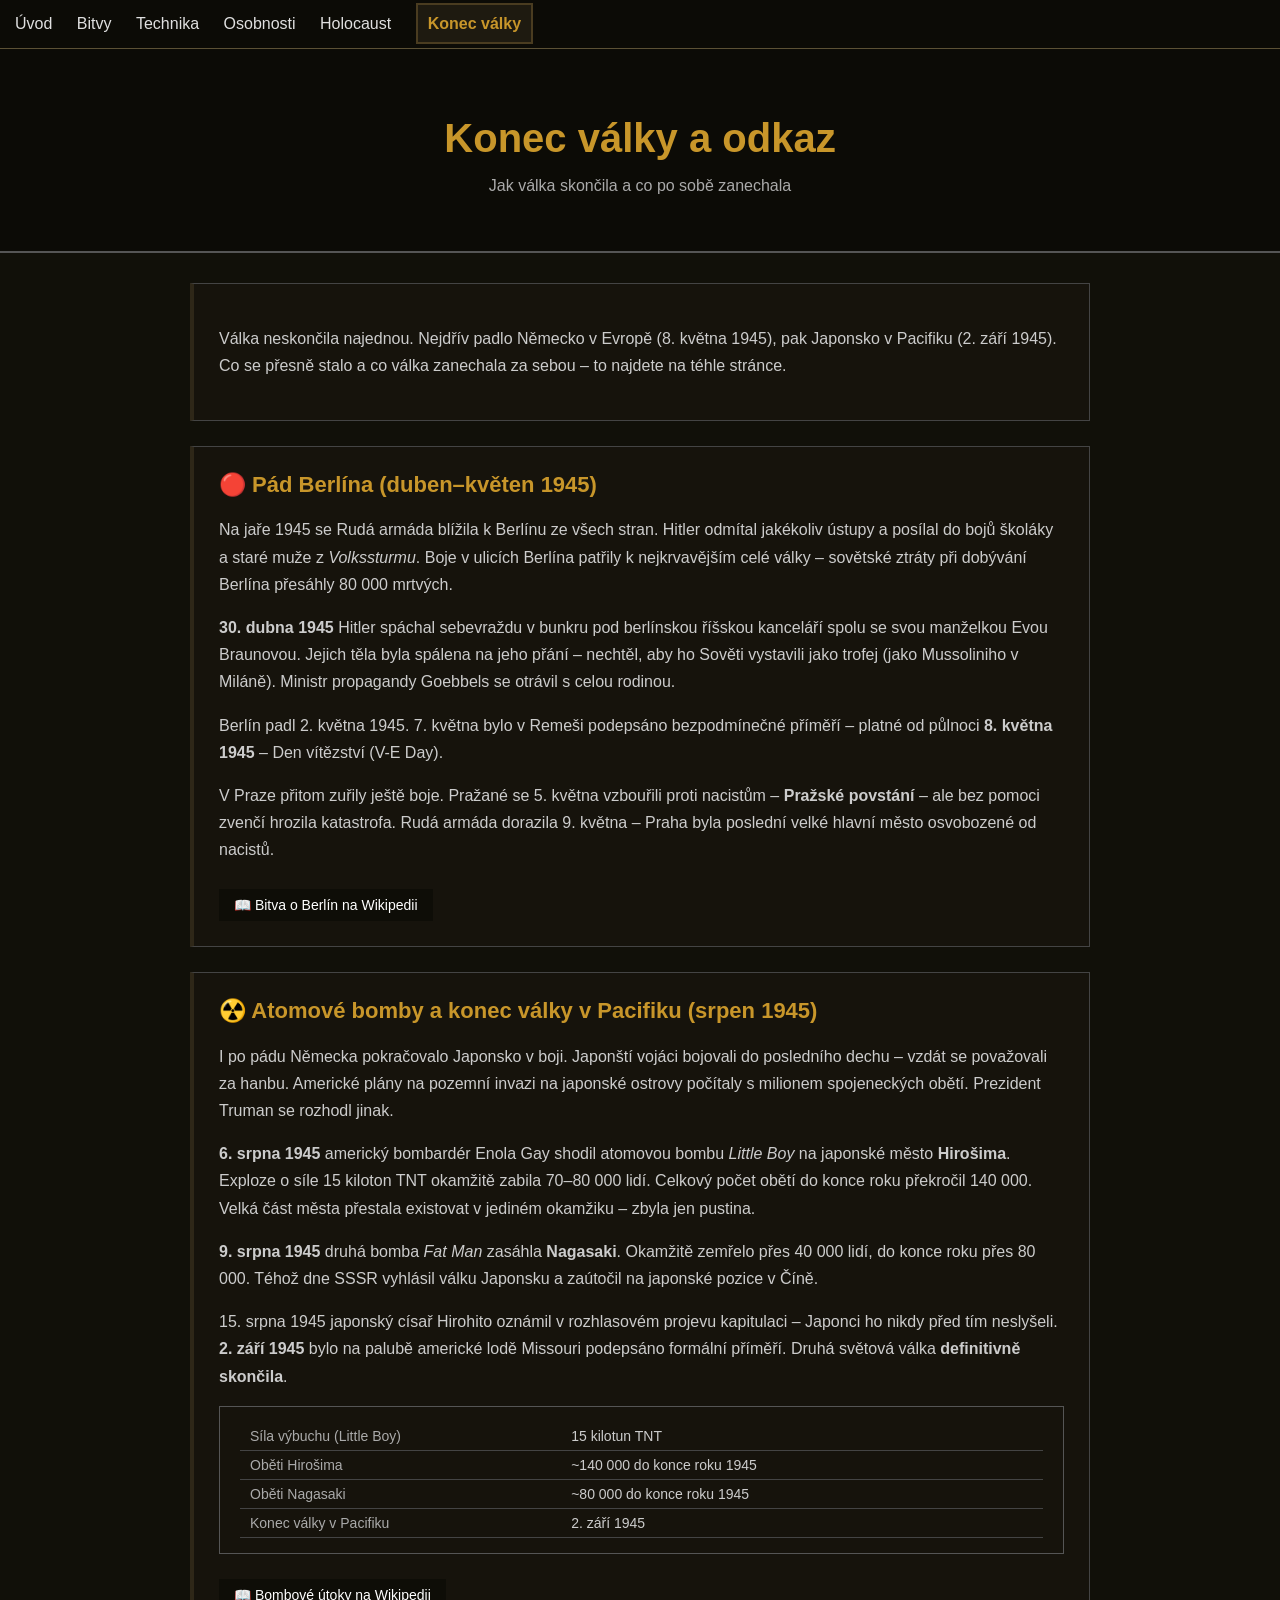
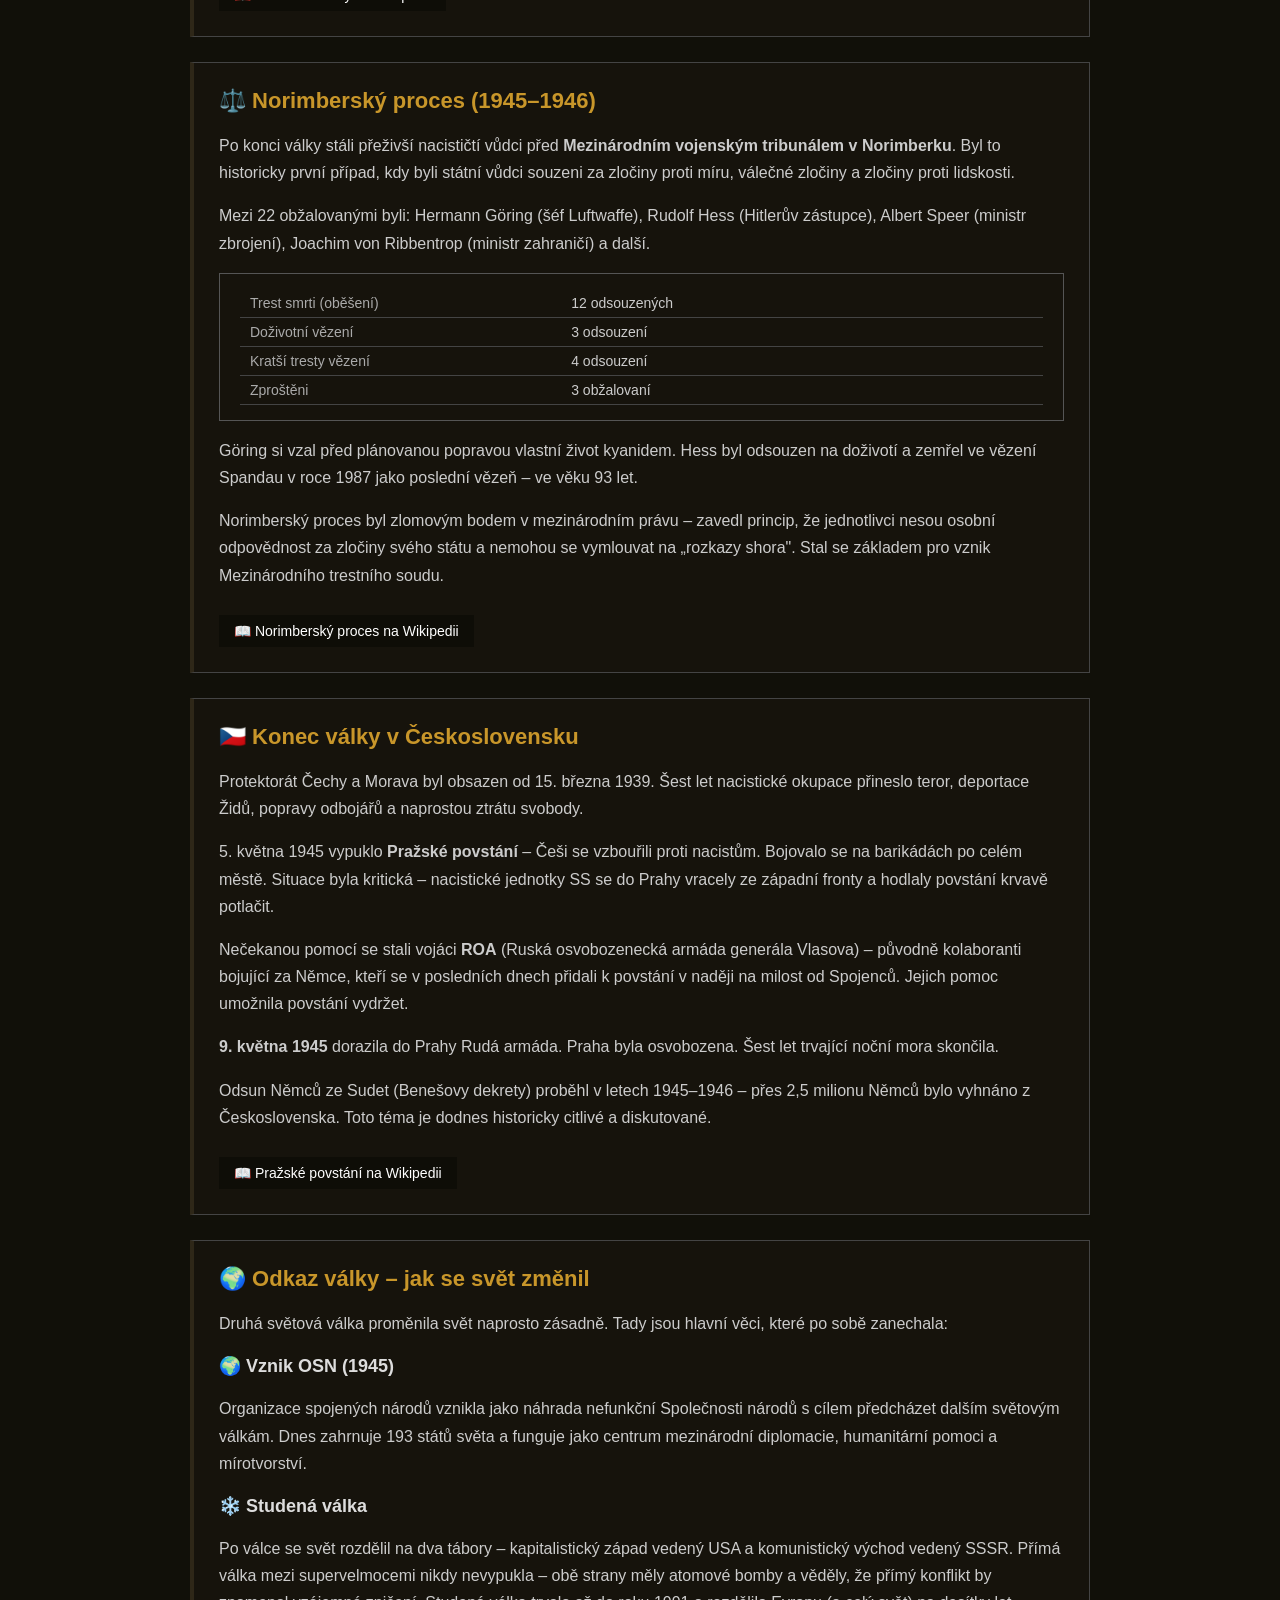
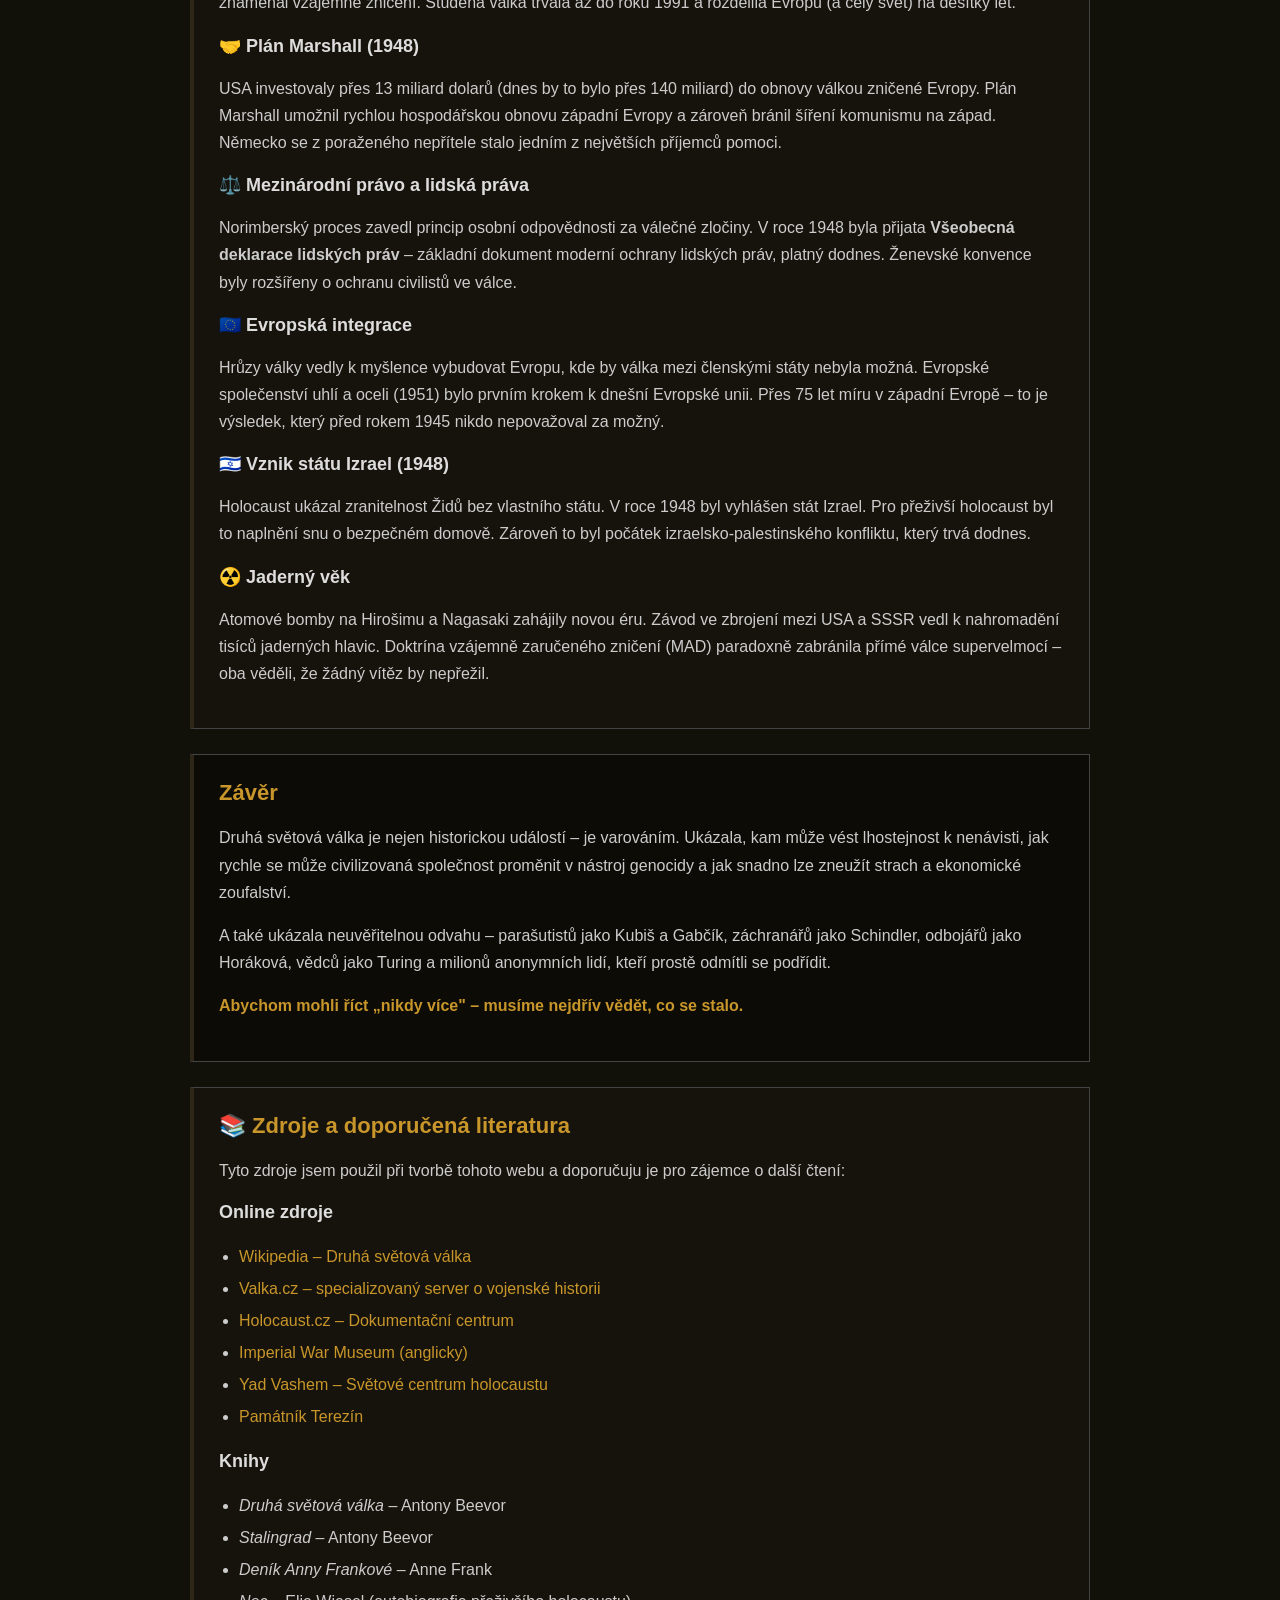
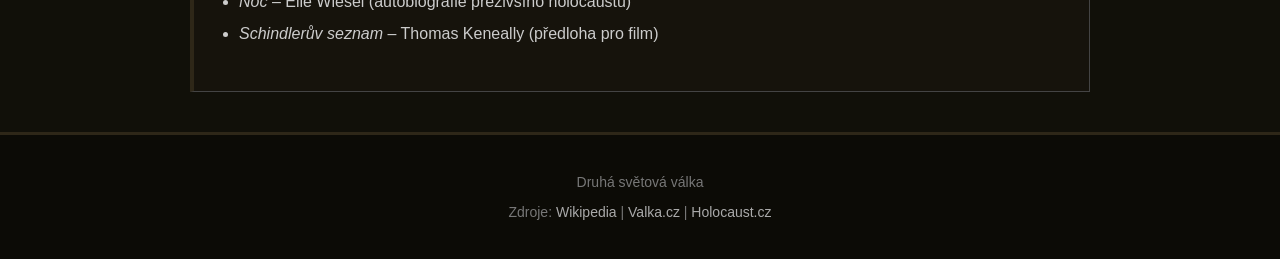
<file: konec.html>
<!DOCTYPE html>
<html lang="cs">
<head>
    <meta charset="UTF-8">
    <meta name="viewport" content="width=device-width, initial-scale=1.0">
    <title>Konec války - 2. světová válka</title>
    <link rel="stylesheet" href="styl.css">
</head>
<body>

<nav>
    <a href="index.html"> Úvod</a>
    <a href="bitvy.html"> Bitvy</a>
    <a href="technika.html"> Technika</a>
    <a href="osobnosti.html"> Osobnosti</a>
    <a href="holocaust.html"> Holocaust</a>
    <a href="konec.html" class="aktivni"> Konec války</a>
</nav>

<div class="hlavicka">
    <h1>Konec války a odkaz</h1>
    <p>Jak válka skončila a co po sobě zanechala</p>
</div>

<div class="obsah">

    <div class="sekce">
        <p>
            Válka neskončila najednou. Nejdřív padlo Německo v Evropě (8. května 1945),
            pak Japonsko v Pacifiku (2. září 1945). Co se přesně stalo a co válka zanechala
            za sebou – to najdete na téhle stránce.
        </p>
    </div>

    <!-- PÁD BERLÍNA -->
    <div class="sekce">
        <h2>🔴 Pád Berlína (duben–květen 1945)</h2>
        <p>
            Na jaře 1945 se Rudá armáda blížila k Berlínu ze všech stran. Hitler odmítal jakékoliv
            ústupy a posílal do bojů školáky a staré muže z <em>Volkssturmu</em>. Boje v ulicích
            Berlína patřily k nejkrvavějším celé války – sovětské ztráty při dobývání Berlína
            přesáhly 80 000 mrtvých.
        </p>
        <p>
            <strong>30. dubna 1945</strong> Hitler spáchal sebevraždu v bunkru pod berlínskou
            říšskou kanceláří spolu se svou manželkou Evou Braunovou. Jejich těla byla spálena
            na jeho přání – nechtěl, aby ho Sověti vystavili jako trofej (jako Mussoliniho v Miláně).
            Ministr propagandy Goebbels se otrávil s celou rodinou.
        </p>
        <p>
            Berlín padl 2. května 1945. 7. května bylo v Remeši podepsáno bezpodmínečné příměří –
            platné od půlnoci <strong>8. května 1945</strong> – Den vítězství (V-E Day).
        </p>
        <p>
            V Praze přitom zuřily ještě boje. Pražané se 5. května vzbouřili proti nacistům –
            <strong>Pražské povstání</strong> – ale bez pomoci zvenčí hrozila katastrofa.
            Rudá armáda dorazila 9. května – Praha byla poslední velké hlavní město osvobozené
            od nacistů.
        </p>
        <a href="https://cs.wikipedia.org/wiki/Bitva_o_Berl%C3%ADn" target="_blank" class="wiki-odkaz">📖 Bitva o Berlín na Wikipedii</a>
    </div>

    <!-- ATOMOVKY A JAPONSKO -->
    <div class="sekce">
        <h2>☢️ Atomové bomby a konec války v Pacifiku (srpen 1945)</h2>
        <p>
            I po pádu Německa pokračovalo Japonsko v boji. Japonští vojáci bojovali do posledního
            dechu – vzdát se považovali za hanbu. Americké plány na pozemní invazi na japonské ostrovy
            počítaly s milionem spojeneckých obětí. Prezident Truman se rozhodl jinak.
        </p>
        <p>
            <strong>6. srpna 1945</strong> americký bombardér Enola Gay shodil atomovou bombu
            <em>Little Boy</em> na japonské město <strong>Hirošima</strong>.
            Exploze o síle 15 kiloton TNT okamžitě zabila 70–80 000 lidí.
            Celkový počet obětí do konce roku překročil 140 000.
            Velká část města přestala existovat v jediném okamžiku – zbyla jen pustina.
        </p>
        <p>
            <strong>9. srpna 1945</strong> druhá bomba <em>Fat Man</em> zasáhla <strong>Nagasaki</strong>.
            Okamžitě zemřelo přes 40 000 lidí, do konce roku přes 80 000.
            Téhož dne SSSR vyhlásil válku Japonsku a zaútočil na japonské pozice v Číně.
        </p>
        <p>
            15. srpna 1945 japonský císař Hirohito oznámil v rozhlasovém projevu kapitulaci –
            Japonci ho nikdy před tím neslyšeli. <strong>2. září 1945</strong> bylo na palubě
            americké lodě Missouri podepsáno formální příměří. Druhá světová válka
            <strong>definitivně skončila</strong>.
        </p>
        <div class="fakta">
            <table>
                <tr><td>Síla výbuchu (Little Boy)</td><td>15 kilotun TNT</td></tr>
                <tr><td>Oběti Hirošima</td><td>~140 000 do konce roku 1945</td></tr>
                <tr><td>Oběti Nagasaki</td><td>~80 000 do konce roku 1945</td></tr>
                <tr><td>Konec války v Pacifiku</td><td>2. září 1945</td></tr>
            </table>
        </div>
        <a href="https://cs.wikipedia.org/wiki/Atomov%C3%A9_bombardov%C3%A1n%C3%AD_Hiro%C5%A1imy_a_Nagasaki" target="_blank" class="wiki-odkaz">📖 Bombové útoky na Wikipedii</a>
    </div>

    <!-- NORIMBERSKÝ PROCES -->
    <div class="sekce">
        <h2>⚖️ Norimberský proces (1945–1946)</h2>
        <p>
            Po konci války stáli přeživší nacističtí vůdci před <strong>Mezinárodním vojenským tribunálem
            v Norimberku</strong>. Byl to historicky první případ, kdy byli státní vůdci souzeni
            za zločiny proti míru, válečné zločiny a zločiny proti lidskosti.
        </p>
        <p>
            Mezi 22 obžalovanými byli: Hermann Göring (šéf Luftwaffe), Rudolf Hess (Hitlerův zástupce),
            Albert Speer (ministr zbrojení), Joachim von Ribbentrop (ministr zahraničí) a další.
        </p>
        <div class="fakta">
            <table>
                <tr><td>Trest smrti (oběšení)</td><td>12 odsouzených</td></tr>
                <tr><td>Doživotní vězení</td><td>3 odsouzení</td></tr>
                <tr><td>Kratší tresty vězení</td><td>4 odsouzení</td></tr>
                <tr><td>Zproštěni</td><td>3 obžalovaní</td></tr>
            </table>
        </div>
        <p>
            Göring si vzal před plánovanou popravou vlastní život kyanidem.
            Hess byl odsouzen na doživotí a zemřel ve vězení Spandau v roce 1987
            jako poslední vězeň – ve věku 93 let.
        </p>
        <p>
            Norimberský proces byl zlomovým bodem v mezinárodním právu – zavedl princip,
            že jednotlivci nesou osobní odpovědnost za zločiny svého státu
            a nemohou se vymlouvat na „rozkazy shora". Stal se základem
            pro vznik Mezinárodního trestního soudu.
        </p>
        <a href="https://cs.wikipedia.org/wiki/Norimbersk%C3%BD_proces" target="_blank" class="wiki-odkaz">📖 Norimberský proces na Wikipedii</a>
    </div>

    <!-- ČESKO -->
    <div class="sekce">
        <h2>🇨🇿 Konec války v Československu</h2>
        <p>
            Protektorát Čechy a Morava byl obsazen od 15. března 1939. Šest let nacistické
            okupace přineslo teror, deportace Židů, popravy odbojářů a naprostou ztrátu svobody.
        </p>
        <p>
            5. května 1945 vypuklo <strong>Pražské povstání</strong> – Češi se vzbouřili
            proti nacistům. Bojovalo se na barikádách po celém městě. Situace byla kritická –
            nacistické jednotky SS se do Prahy vracely ze západní fronty a hodlaly povstání
            krvavě potlačit.
        </p>
        <p>
            Nečekanou pomocí se stali vojáci <strong>ROA</strong> (Ruská osvobozenecká armáda
            generála Vlasova) – původně kolaboranti bojující za Němce, kteří se v posledních
            dnech přidali k povstání v naději na milost od Spojenců. Jejich pomoc umožnila
            povstání vydržet.
        </p>
        <p>
            <strong>9. května 1945</strong> dorazila do Prahy Rudá armáda.
            Praha byla osvobozena. Šest let trvající noční mora skončila.
        </p>
        <p>
            Odsun Němců ze Sudet (Benešovy dekrety) proběhl v letech 1945–1946 –
            přes 2,5 milionu Němců bylo vyhnáno z Československa. Toto téma
            je dodnes historicky citlivé a diskutované.
        </p>
        <a href="https://cs.wikipedia.org/wiki/Pra%C5%BEsk%C3%A9_povst%C3%A1n%C3%AD" target="_blank" class="wiki-odkaz">📖 Pražské povstání na Wikipedii</a>
    </div>

    <!-- ODKAZ VÁLKY -->
    <div class="sekce">
        <h2>🌍 Odkaz války – jak se svět změnil</h2>
        <p>Druhá světová válka proměnila svět naprosto zásadně. Tady jsou hlavní věci, které po sobě zanechala:</p>

        <h3>🌍 Vznik OSN (1945)</h3>
        <p>
            Organizace spojených národů vznikla jako náhrada nefunkční Společnosti národů s cílem
            předcházet dalším světovým válkám. Dnes zahrnuje 193 států světa a funguje jako centrum
            mezinárodní diplomacie, humanitární pomoci a mírotvorství.
        </p>

        <h3>❄️ Studená válka</h3>
        <p>
            Po válce se svět rozdělil na dva tábory – kapitalistický západ vedený USA
            a komunistický východ vedený SSSR. Přímá válka mezi supervelmocemi nikdy nevypukla –
            obě strany měly atomové bomby a věděly, že přímý konflikt by znamenal vzájemné zničení.
            Studená válka trvala až do roku 1991 a rozdělila Evropu (a celý svět) na desítky let.
        </p>

        <h3>🤝 Plán Marshall (1948)</h3>
        <p>
            USA investovaly přes 13 miliard dolarů (dnes by to bylo přes 140 miliard)
            do obnovy válkou zničené Evropy. Plán Marshall umožnil rychlou hospodářskou obnovu
            západní Evropy a zároveň bránil šíření komunismu na západ.
            Německo se z poraženého nepřítele stalo jedním z největších příjemců pomoci.
        </p>

        <h3>⚖️ Mezinárodní právo a lidská práva</h3>
        <p>
            Norimberský proces zavedl princip osobní odpovědnosti za válečné zločiny.
            V roce 1948 byla přijata <strong>Všeobecná deklarace lidských práv</strong> –
            základní dokument moderní ochrany lidských práv, platný dodnes.
            Ženevské konvence byly rozšířeny o ochranu civilistů ve válce.
        </p>

        <h3>🇪🇺 Evropská integrace</h3>
        <p>
            Hrůzy války vedly k myšlence vybudovat Evropu, kde by válka mezi členskými státy
            nebyla možná. Evropské společenství uhlí a oceli (1951) bylo prvním krokem k dnešní
            Evropské unii. Přes 75 let míru v západní Evropě – to je výsledek, který před rokem 1945
            nikdo nepovažoval za možný.
        </p>

        <h3>🇮🇱 Vznik státu Izrael (1948)</h3>
        <p>
            Holocaust ukázal zranitelnost Židů bez vlastního státu. V roce 1948 byl vyhlášen
            stát Izrael. Pro přeživší holocaust byl to naplnění snu o bezpečném domově.
            Zároveň to byl počátek izraelsko-palestinského konfliktu, který trvá dodnes.
        </p>

        <h3>☢️ Jaderný věk</h3>
        <p>
            Atomové bomby na Hirošimu a Nagasaki zahájily novou éru. Závod ve zbrojení
            mezi USA a SSSR vedl k nahromadění tisíců jaderných hlavic.
            Doktrína vzájemně zaručeného zničení (MAD) paradoxně zabránila přímé válce
            supervelmocí – oba věděli, že žádný vítěz by nepřežil.
        </p>
    </div>

    <!-- ZÁVĚR -->
    <div class="sekce" style="border-left-color: #2e2718; background-color: #0c0b06;">
        <h2>Závěr</h2>
        <p>
            Druhá světová válka je nejen historickou událostí – je varováním.
            Ukázala, kam může vést lhostejnost k nenávisti, jak rychle se může civilizovaná
            společnost proměnit v nástroj genocidy a jak snadno lze zneužít strach
            a ekonomické zoufalství.
        </p>
        <p>
            A také ukázala neuvěřitelnou odvahu – parašutistů jako Kubiš a Gabčík,
            záchranářů jako Schindler, odbojářů jako Horáková, vědců jako Turing
            a milionů anonymních lidí, kteří prostě odmítli se podřídit.
        </p>
        <p style="font-weight: bold; color: #c8962a;">
            Abychom mohli říct „nikdy více" – musíme nejdřív vědět, co se stalo.
        </p>
    </div>

    <!-- ZDROJE -->
    <div class="sekce">
        <h2>📚 Zdroje a doporučená literatura</h2>
        <p>Tyto zdroje jsem použil při tvorbě tohoto webu a doporučuju je pro zájemce o další čtení:</p>

        <h3>Online zdroje</h3>
        <ul style="list-style: disc; padding-left: 20px; color: #ccc; line-height: 2;" class="odkazy">
            <li><a href="https://cs.wikipedia.org/wiki/Druh%C3%A1_sv%C4%9Btov%C3%A1_v%C3%A1lka" target="_blank">Wikipedia – Druhá světová válka</a></li>
            <li><a href="https://www.valka.cz" target="_blank">Valka.cz – specializovaný server o vojenské historii</a></li>
            <li><a href="https://www.holocaust.cz" target="_blank">Holocaust.cz – Dokumentační centrum</a></li>
            <li><a href="https://www.iwm.org.uk" target="_blank">Imperial War Museum (anglicky)</a></li>
            <li><a href="https://www.yadvashem.org" target="_blank">Yad Vashem – Světové centrum holocaustu</a></li>
            <li><a href="https://www.pamatnik-terezin.cz" target="_blank">Památník Terezín</a></li>
        </ul>

        <h3>Knihy</h3>
        <ul style="list-style: disc; padding-left: 20px; color: #ccc; line-height: 2;">
            <li><em>Druhá světová válka</em> – Antony Beevor</li>
            <li><em>Stalingrad</em> – Antony Beevor</li>
            <li><em>Deník Anny Frankové</em> – Anne Frank</li>
            <li><em>Noc</em> – Elie Wiesel (autobiografie přeživšího holocaustu)</li>
            <li><em>Schindlerův seznam</em> – Thomas Keneally (předloha pro film)</li>
        </ul>
    </div>

</div>

<footer>
    <p>Druhá světová válka</p>
    <p style="margin-top: 8px;">Zdroje:
        <a href="https://cs.wikipedia.org" target="_blank">Wikipedia</a> |
        <a href="https://www.valka.cz" target="_blank">Valka.cz</a> |
        <a href="https://www.holocaust.cz" target="_blank">Holocaust.cz</a>
    </p>
</footer>

</body>
</html>
</file>
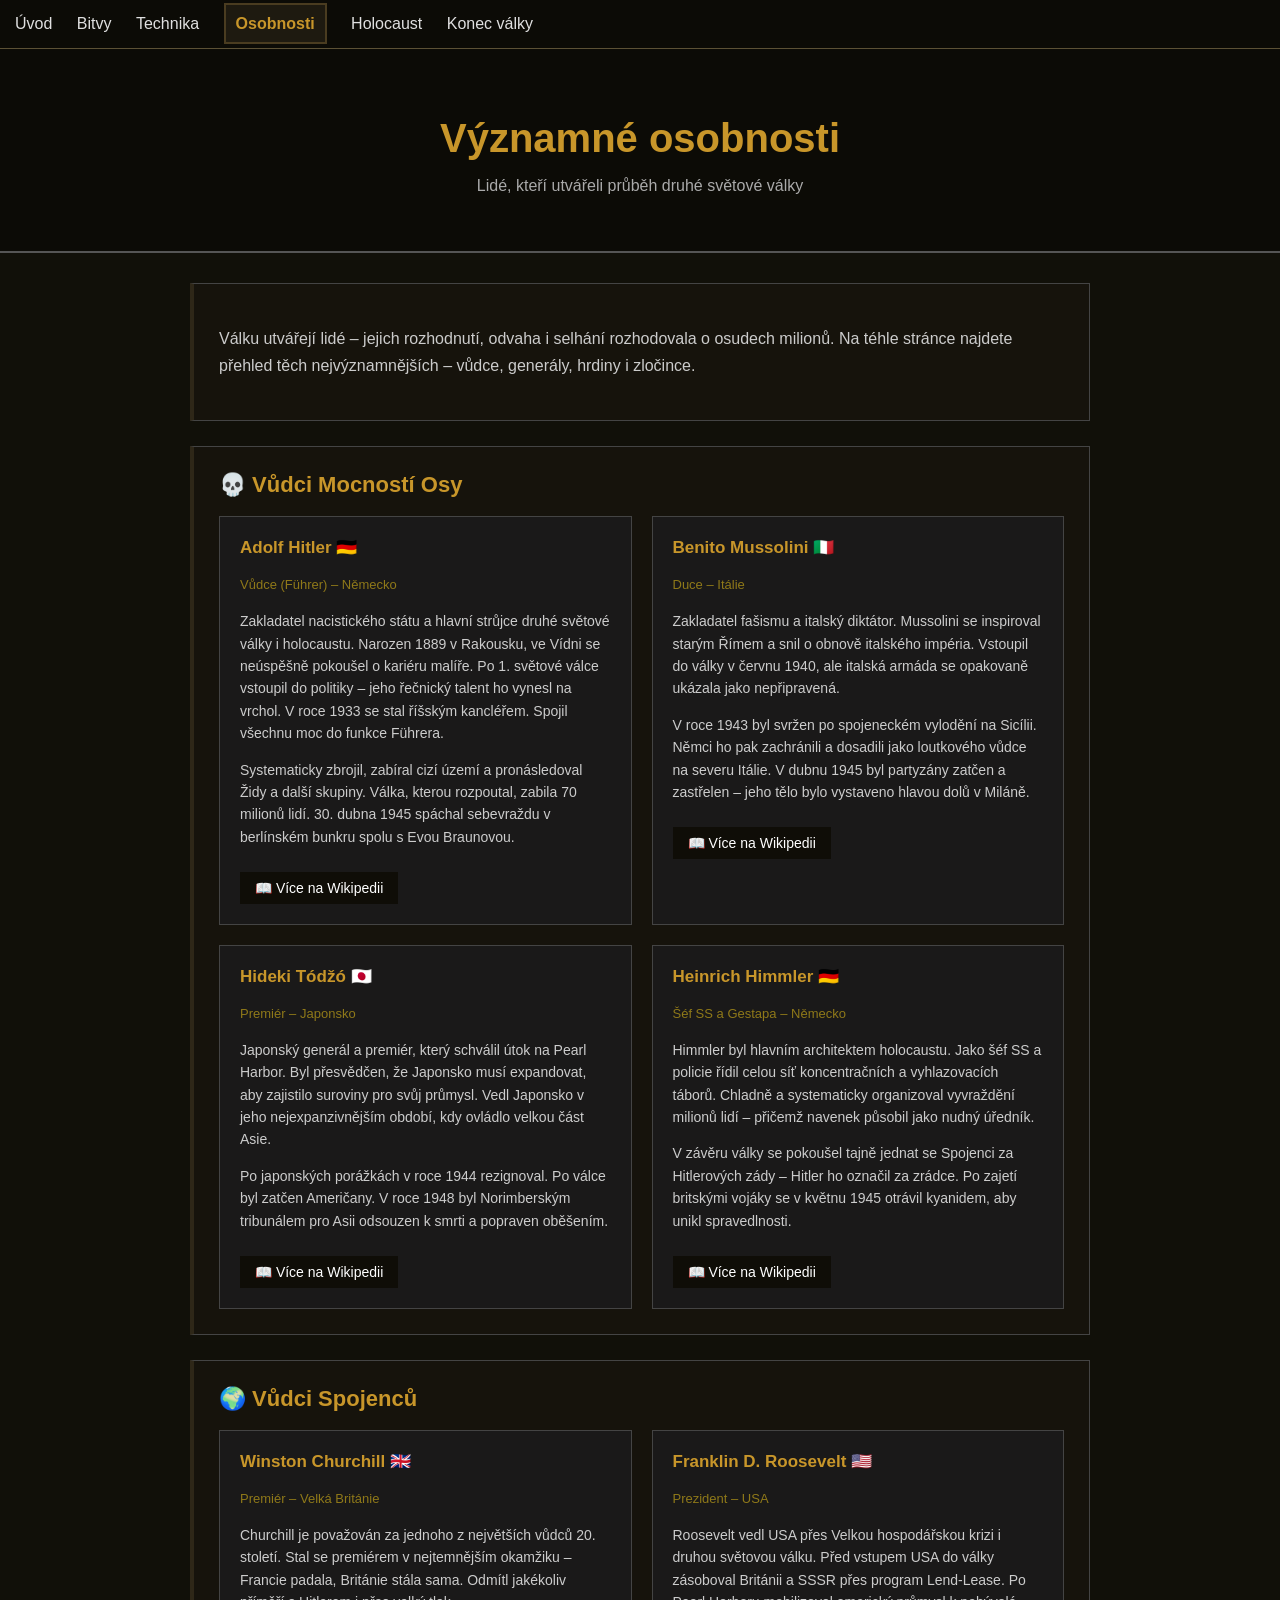
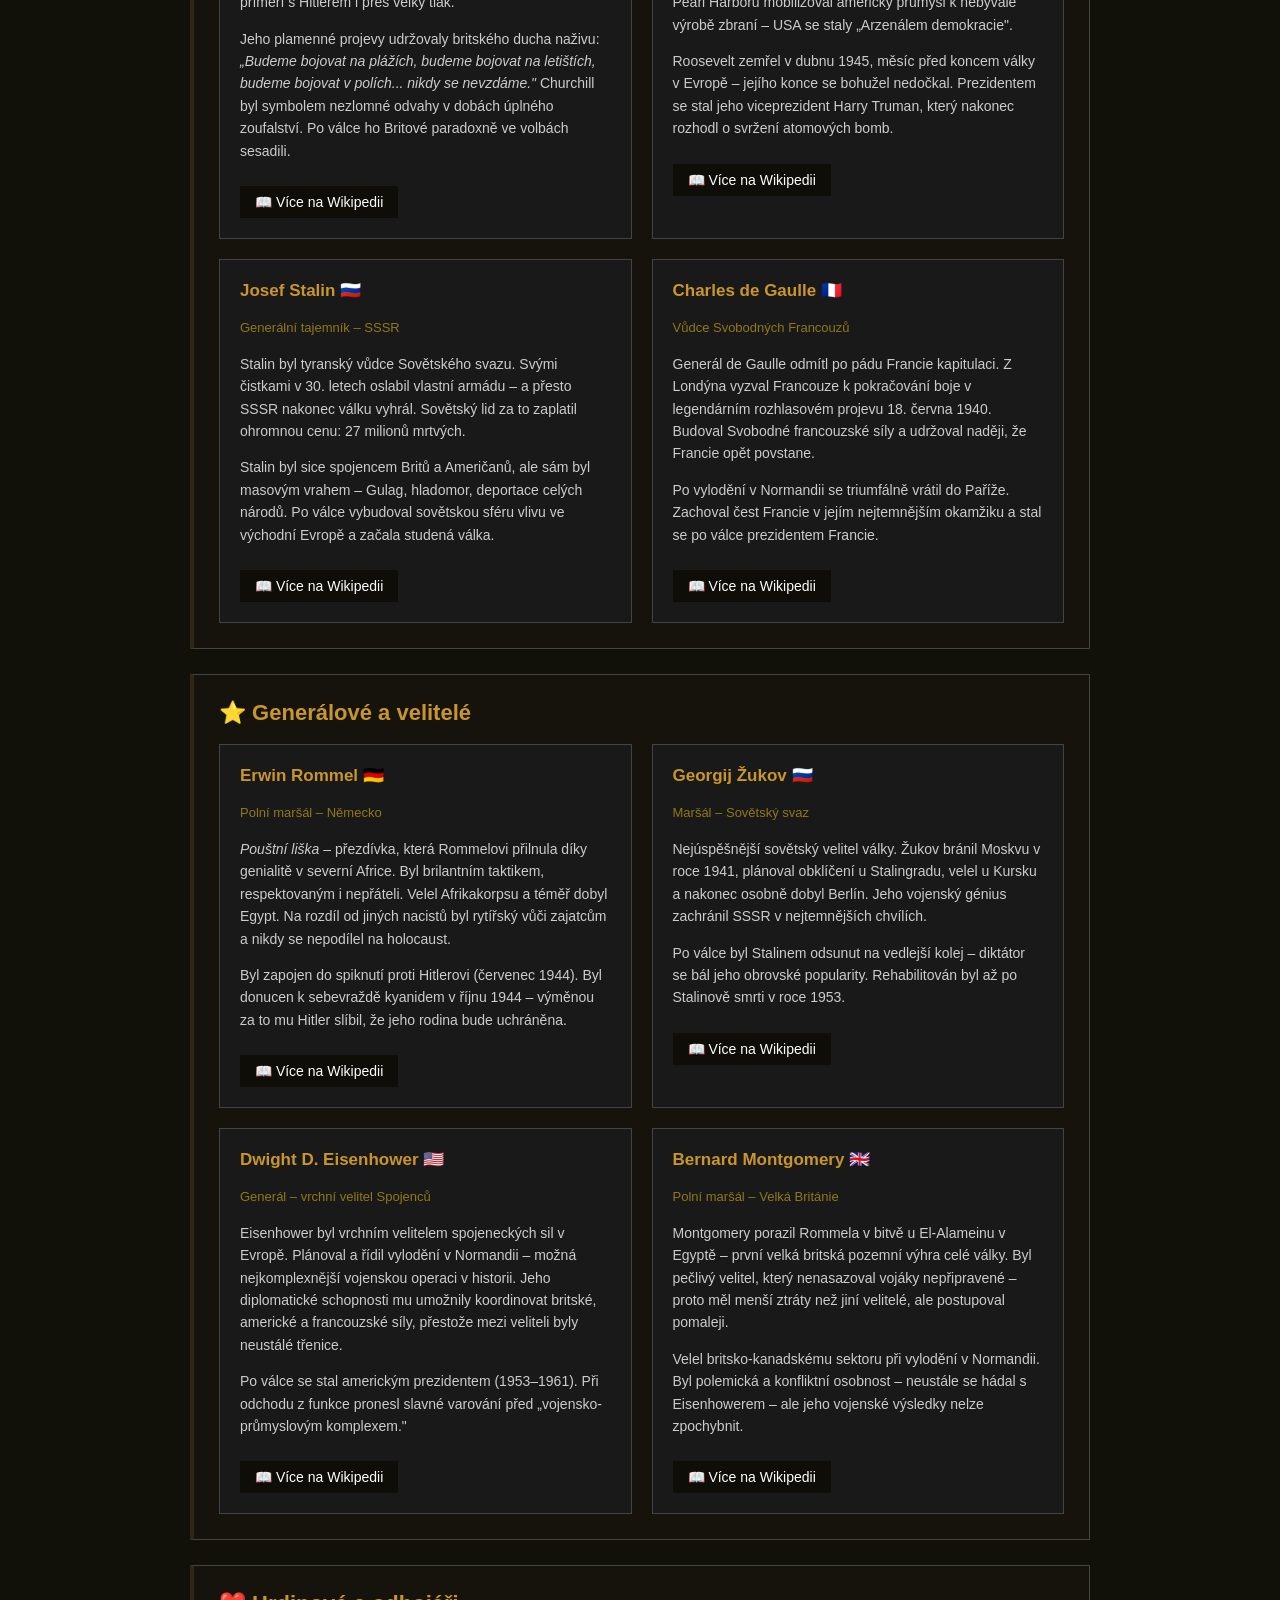
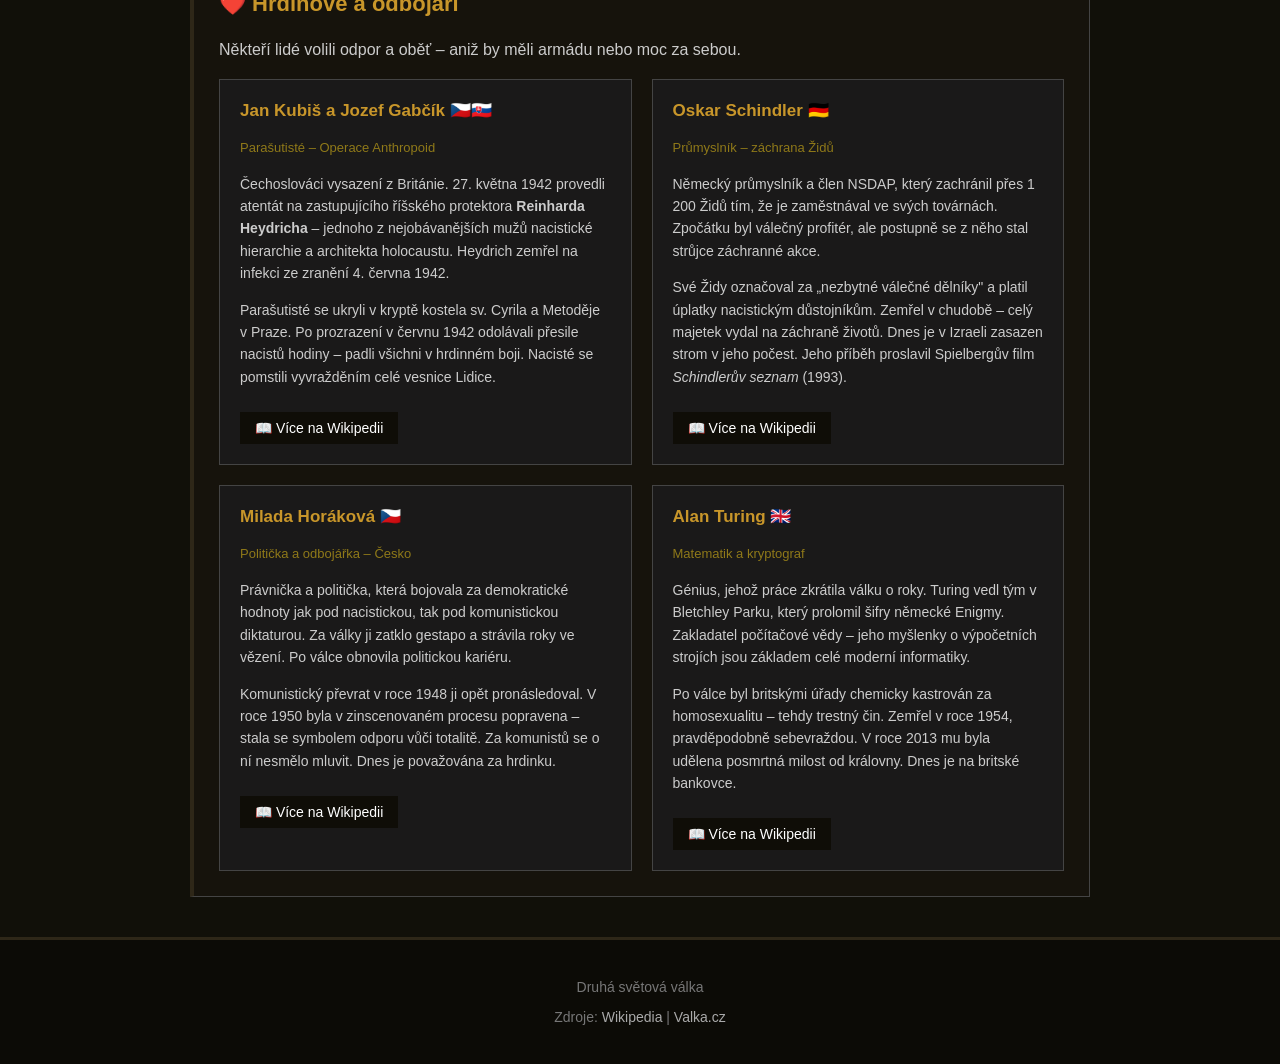
<file: osobnosti.html>
<!DOCTYPE html>
<html lang="cs">
<head>
    <meta charset="UTF-8">
    <meta name="viewport" content="width=device-width, initial-scale=1.0">
    <title>Osobnosti - 2. světová válka</title>
    <link rel="stylesheet" href="styl.css">
</head>
<body>

<nav>
    <a href="index.html"> Úvod</a>
    <a href="bitvy.html"> Bitvy</a>
    <a href="technika.html"> Technika</a>
    <a href="osobnosti.html" class="aktivni"> Osobnosti</a>
    <a href="holocaust.html"> Holocaust</a>
    <a href="konec.html"> Konec války</a>
</nav>

<div class="hlavicka">
    <h1>Významné osobnosti</h1>
    <p>Lidé, kteří utvářeli průběh druhé světové války</p>
</div>

<div class="obsah">

    <div class="sekce">
        <p>
            Válku utvářejí lidé – jejich rozhodnutí, odvaha i selhání rozhodovala o osudech milionů.
            Na téhle stránce najdete přehled těch nejvýznamnějších – vůdce, generály, hrdiny i zločince.
        </p>
    </div>

    <!-- VŮDCI OSY -->
    <div class="sekce">
        <h2>💀 Vůdci Mocností Osy</h2>

        <div class="mrizka">

            <div class="karta">
                <h3>Adolf Hitler 🇩🇪</h3>
                <p style="color: #8f7919; font-size: 13px; margin-bottom: 10px;">Vůdce (Führer) – Německo</p>
                <p>
                    Zakladatel nacistického státu a hlavní strůjce druhé světové války i holocaustu.
                    Narozen 1889 v Rakousku, ve Vídni se neúspěšně pokoušel o kariéru malíře.
                    Po 1. světové válce vstoupil do politiky – jeho řečnický talent ho vynesl na vrchol.
                    V roce 1933 se stal říšským kancléřem. Spojil všechnu moc do funkce Führera.
                </p>
                <p>
                    Systematicky zbrojil, zabíral cizí území a pronásledoval Židy a další skupiny.
                    Válka, kterou rozpoutal, zabila 70 milionů lidí. 30. dubna 1945 spáchal sebevraždu
                    v berlínském bunkru spolu s Evou Braunovou.
                </p>
                <a href="https://cs.wikipedia.org/wiki/Adolf_Hitler" target="_blank" class="wiki-odkaz">📖 Více na Wikipedii</a>
            </div>

            <div class="karta">
                <h3>Benito Mussolini 🇮🇹</h3>
                <p style="color: #8f7919; font-size: 13px; margin-bottom: 10px;">Duce – Itálie</p>
                <p>
                    Zakladatel fašismu a italský diktátor. Mussolini se inspiroval starým Římem a snil
                    o obnově italského impéria. Vstoupil do války v červnu 1940, ale italská armáda se
                    opakovaně ukázala jako nepřipravená.
                </p>
                <p>
                    V roce 1943 byl svržen po spojeneckém vylodění na Sicílii. Němci ho pak zachránili
                    a dosadili jako loutkového vůdce na severu Itálie. V dubnu 1945 byl
                    partyzány zatčen a zastřelen – jeho tělo bylo vystaveno hlavou dolů v Miláně.
                </p>
                <a href="https://cs.wikipedia.org/wiki/Benito_Mussolini" target="_blank" class="wiki-odkaz">📖 Více na Wikipedii</a>
            </div>

            <div class="karta">
                <h3>Hideki Tódžó 🇯🇵</h3>
                <p style="color: #8f7919; font-size: 13px; margin-bottom: 10px;">Premiér – Japonsko</p>
                <p>
                    Japonský generál a premiér, který schválil útok na Pearl Harbor. Byl přesvědčen,
                    že Japonsko musí expandovat, aby zajistilo suroviny pro svůj průmysl.
                    Vedl Japonsko v jeho nejexpanzivnějším období, kdy ovládlo velkou část Asie.
                </p>
                <p>
                    Po japonských porážkách v roce 1944 rezignoval. Po válce byl zatčen Američany.
                    V roce 1948 byl Norimberským tribunálem pro Asii odsouzen k smrti a popraven oběšením.
                </p>
                <a href="https://cs.wikipedia.org/wiki/Hideki_T%C3%B3d%C5%BE%C3%B3" target="_blank" class="wiki-odkaz">📖 Více na Wikipedii</a>
            </div>

            <div class="karta">
                <h3>Heinrich Himmler 🇩🇪</h3>
                <p style="color: #8f7919; font-size: 13px; margin-bottom: 10px;">Šéf SS a Gestapa – Německo</p>
                <p>
                    Himmler byl hlavním architektem holocaustu. Jako šéf SS a policie řídil celou síť
                    koncentračních a vyhlazovacích táborů. Chladně a systematicky organizoval vyvraždění
                    milionů lidí – přičemž navenek působil jako nudný úředník.
                </p>
                <p>
                    V závěru války se pokoušel tajně jednat se Spojenci za Hitlerových zády –
                    Hitler ho označil za zrádce. Po zajetí britskými vojáky se v květnu 1945
                    otrávil kyanidem, aby unikl spravedlnosti.
                </p>
                <a href="https://cs.wikipedia.org/wiki/Heinrich_Himmler" target="_blank" class="wiki-odkaz">📖 Více na Wikipedii</a>
            </div>

        </div>
    </div>

    <!-- VŮDCI SPOJENCŮ -->
    <div class="sekce">
        <h2>🌍 Vůdci Spojenců</h2>

        <div class="mrizka">

            <div class="karta">
                <h3>Winston Churchill 🇬🇧</h3>
                <p style="color: #8f7919; font-size: 13px; margin-bottom: 10px;">Premiér – Velká Británie</p>
                <p>
                    Churchill je považován za jednoho z největších vůdců 20. století.
                    Stal se premiérem v nejtemnějším okamžiku – Francie padala, Británie stála sama.
                    Odmítl jakékoliv příměří s Hitlerem i přes velký tlak.
                </p>
                <p>
                    Jeho plamenné projevy udržovaly britského ducha naživu: <em>„Budeme bojovat
                    na plážích, budeme bojovat na letištích, budeme bojovat v polích... nikdy se
                    nevzdáme."</em> Churchill byl symbolem nezlomné odvahy v dobách úplného zoufalství.
                    Po válce ho Britové paradoxně ve volbách sesadili.
                </p>
                <a href="https://cs.wikipedia.org/wiki/Winston_Churchill" target="_blank" class="wiki-odkaz">📖 Více na Wikipedii</a>
            </div>

            <div class="karta">
                <h3>Franklin D. Roosevelt 🇺🇸</h3>
                <p style="color: #8f7919; font-size: 13px; margin-bottom: 10px;">Prezident – USA</p>
                <p>
                    Roosevelt vedl USA přes Velkou hospodářskou krizi i druhou světovou válku.
                    Před vstupem USA do války zásoboval Británii a SSSR přes program Lend-Lease.
                    Po Pearl Harboru mobilizoval americký průmysl k nebývalé výrobě zbraní – USA se
                    staly „Arzenálem demokracie".
                </p>
                <p>
                    Roosevelt zemřel v dubnu 1945, měsíc před koncem války v Evropě –
                    jejího konce se bohužel nedočkal. Prezidentem se stal jeho viceprezident
                    Harry Truman, který nakonec rozhodl o svržení atomových bomb.
                </p>
                <a href="https://cs.wikipedia.org/wiki/Franklin_D._Roosevelt" target="_blank" class="wiki-odkaz">📖 Více na Wikipedii</a>
            </div>

            <div class="karta">
                <h3>Josef Stalin 🇷🇺</h3>
                <p style="color: #8f7919; font-size: 13px; margin-bottom: 10px;">Generální tajemník – SSSR</p>
                <p>
                    Stalin byl tyranský vůdce Sovětského svazu. Svými čistkami v 30. letech oslabil
                    vlastní armádu – a přesto SSSR nakonec válku vyhrál. Sovětský lid za to zaplatil
                    ohromnou cenu: 27 milionů mrtvých.
                </p>
                <p>
                    Stalin byl sice spojencem Britů a Američanů, ale sám byl masovým vrahem –
                    Gulag, hladomor, deportace celých národů. Po válce vybudoval sovětskou
                    sféru vlivu ve východní Evropě a začala studená válka.
                </p>
                <a href="https://cs.wikipedia.org/wiki/Josef_Stalin" target="_blank" class="wiki-odkaz">📖 Více na Wikipedii</a>
            </div>

            <div class="karta">
                <h3>Charles de Gaulle 🇫🇷</h3>
                <p style="color: #8f7919; font-size: 13px; margin-bottom: 10px;">Vůdce Svobodných Francouzů</p>
                <p>
                    Generál de Gaulle odmítl po pádu Francie kapitulaci. Z Londýna vyzval Francouze
                    k pokračování boje v legendárním rozhlasovém projevu 18. června 1940.
                    Budoval Svobodné francouzské síly a udržoval naději, že Francie opět povstane.
                </p>
                <p>
                    Po vylodění v Normandii se triumfálně vrátil do Paříže. Zachoval čest Francie
                    v jejím nejtemnějším okamžiku a stal se po válce prezidentem Francie.
                </p>
                <a href="https://cs.wikipedia.org/wiki/Charles_de_Gaulle" target="_blank" class="wiki-odkaz">📖 Více na Wikipedii</a>
            </div>

        </div>
    </div>

    <!-- GENERÁLOVÉ -->
    <div class="sekce">
        <h2>⭐ Generálové a velitelé</h2>

        <div class="mrizka">

            <div class="karta">
                <h3>Erwin Rommel 🇩🇪</h3>
                <p style="color: #8f7919; font-size: 13px; margin-bottom: 10px;">Polní maršál – Německo</p>
                <p>
                    <em>Pouštní liška</em> – přezdívka, která Rommelovi přilnula díky genialitě
                    v severní Africe. Byl brilantním taktikem, respektovaným i nepřáteli.
                    Velel Afrikakorpsu a téměř dobyl Egypt. Na rozdíl od jiných nacistů byl
                    rytířský vůči zajatcům a nikdy se nepodílel na holocaust.
                </p>
                <p>
                    Byl zapojen do spiknutí proti Hitlerovi (červenec 1944).
                    Byl donucen k sebevraždě kyanidem v říjnu 1944 – výměnou za to mu Hitler
                    slíbil, že jeho rodina bude uchráněna.
                </p>
                <a href="https://cs.wikipedia.org/wiki/Erwin_Rommel" target="_blank" class="wiki-odkaz">📖 Více na Wikipedii</a>
            </div>

            <div class="karta">
                <h3>Georgij Žukov 🇷🇺</h3>
                <p style="color: #8f7919; font-size: 13px; margin-bottom: 10px;">Maršál – Sovětský svaz</p>
                <p>
                    Nejúspěšnější sovětský velitel války. Žukov bránil Moskvu v roce 1941,
                    plánoval obklíčení u Stalingradu, velel u Kursku a nakonec osobně
                    dobyl Berlín. Jeho vojenský génius zachránil SSSR v nejtemnějších chvílích.
                </p>
                <p>
                    Po válce byl Stalinem odsunut na vedlejší kolej – diktátor se bál jeho obrovské
                    popularity. Rehabilitován byl až po Stalinově smrti v roce 1953.
                </p>
                <a href="https://cs.wikipedia.org/wiki/Georgij_%C5%BDukov" target="_blank" class="wiki-odkaz">📖 Více na Wikipedii</a>
            </div>

            <div class="karta">
                <h3>Dwight D. Eisenhower 🇺🇸</h3>
                <p style="color: #8f7919; font-size: 13px; margin-bottom: 10px;">Generál – vrchní velitel Spojenců</p>
                <p>
                    Eisenhower byl vrchním velitelem spojeneckých sil v Evropě. Plánoval a řídil
                    vylodění v Normandii – možná nejkomplexnější vojenskou operaci v historii.
                    Jeho diplomatické schopnosti mu umožnily koordinovat britské, americké
                    a francouzské síly, přestože mezi veliteli byly neustálé třenice.
                </p>
                <p>
                    Po válce se stal americkým prezidentem (1953–1961).
                    Při odchodu z funkce pronesl slavné varování před „vojensko-průmyslovým komplexem."
                </p>
                <a href="https://cs.wikipedia.org/wiki/Dwight_D._Eisenhower" target="_blank" class="wiki-odkaz">📖 Více na Wikipedii</a>
            </div>

            <div class="karta">
                <h3>Bernard Montgomery 🇬🇧</h3>
                <p style="color: #8f7919; font-size: 13px; margin-bottom: 10px;">Polní maršál – Velká Británie</p>
                <p>
                    Montgomery porazil Rommela v bitvě u El-Alameinu v Egyptě – první velká
                    britská pozemní výhra celé války. Byl pečlivý velitel, který nenasazoval vojáky
                    nepřipravené – proto měl menší ztráty než jiní velitelé, ale postupoval pomaleji.
                </p>
                <p>
                    Velel britsko-kanadskému sektoru při vylodění v Normandii.
                    Byl polemická a konfliktní osobnost – neustále se hádal s Eisenhowerem –
                    ale jeho vojenské výsledky nelze zpochybnit.
                </p>
                <a href="https://cs.wikipedia.org/wiki/Bernard_Montgomery" target="_blank" class="wiki-odkaz">📖 Více na Wikipedii</a>
            </div>

        </div>
    </div>

    <!-- HRDINOVÉ A ODBOJ -->
    <div class="sekce">
        <h2>❤️ Hrdinové a odbojáři</h2>
        <p>Někteří lidé volili odpor a oběť – aniž by měli armádu nebo moc za sebou.</p>

        <div class="mrizka">

            <div class="karta">
                <h3>Jan Kubiš a Jozef Gabčík 🇨🇿🇸🇰</h3>
                <p style="color: #8f7919; font-size: 13px; margin-bottom: 10px;">Parašutisté – Operace Anthropoid</p>
                <p>
                    Čechoslováci vysazení z Británie. 27. května 1942 provedli atentát na
                    zastupujícího říšského protektora <strong>Reinharda Heydricha</strong> –
                    jednoho z nejobávanějších mužů nacistické hierarchie a architekta holocaustu.
                    Heydrich zemřel na infekci ze zranění 4. června 1942.
                </p>
                <p>
                    Parašutisté se ukryli v kryptě kostela sv. Cyrila a Metoděje v Praze.
                    Po prozrazení v červnu 1942 odolávali přesile nacistů hodiny – padli všichni
                    v hrdinném boji. Nacisté se pomstili vyvražděním celé vesnice Lidice.
                </p>
                <a href="https://cs.wikipedia.org/wiki/Operace_Anthropoid" target="_blank" class="wiki-odkaz">📖 Více na Wikipedii</a>
            </div>

            <div class="karta">
                <h3>Oskar Schindler 🇩🇪</h3>
                <p style="color: #8f7919; font-size: 13px; margin-bottom: 10px;">Průmyslník – záchrana Židů</p>
                <p>
                    Německý průmyslník a člen NSDAP, který zachránil přes 1 200 Židů tím, že je
                    zaměstnával ve svých továrnách. Zpočátku byl válečný profitér, ale postupně
                    se z něho stal strůjce záchranné akce.
                </p>
                <p>
                    Své Židy označoval za „nezbytné válečné dělníky" a platil úplatky nacistickým
                    důstojníkům. Zemřel v chudobě – celý majetek vydal na záchraně životů.
                    Dnes je v Izraeli zasazen strom v jeho počest. Jeho příběh proslavil
                    Spielbergův film <em>Schindlerův seznam</em> (1993).
                </p>
                <a href="https://cs.wikipedia.org/wiki/Oskar_Schindler" target="_blank" class="wiki-odkaz">📖 Více na Wikipedii</a>
            </div>

            <div class="karta">
                <h3>Milada Horáková 🇨🇿</h3>
                <p style="color: #8f7919; font-size: 13px; margin-bottom: 10px;">Politička a odbojářka – Česko</p>
                <p>
                    Právnička a politička, která bojovala za demokratické hodnoty jak pod nacistickou,
                    tak pod komunistickou diktaturou. Za války ji zatklo gestapo a strávila roky
                    ve vězení. Po válce obnovila politickou kariéru.
                </p>
                <p>
                    Komunistický převrat v roce 1948 ji opět pronásledoval. V roce 1950 byla
                    v zinscenovaném procesu popravena – stala se symbolem odporu vůči totalitě.
                    Za komunistů se o ní nesmělo mluvit. Dnes je považována za hrdinku.
                </p>
                <a href="https://cs.wikipedia.org/wiki/Milada_Hor%C3%A1kov%C3%A1" target="_blank" class="wiki-odkaz">📖 Více na Wikipedii</a>
            </div>

            <div class="karta">
                <h3>Alan Turing 🇬🇧</h3>
                <p style="color: #8f7919; font-size: 13px; margin-bottom: 10px;">Matematik a kryptograf</p>
                <p>
                    Génius, jehož práce zkrátila válku o roky. Turing vedl tým v Bletchley Parku,
                    který prolomil šifry německé Enigmy. Zakladatel počítačové vědy –
                    jeho myšlenky o výpočetních strojích jsou základem celé moderní informatiky.
                </p>
                <p>
                    Po válce byl britskými úřady chemicky kastrován za homosexualitu –
                    tehdy trestný čin. Zemřel v roce 1954, pravděpodobně sebevraždou.
                    V roce 2013 mu byla udělena posmrtná milost od královny.
                    Dnes je na britské bankovce.
                </p>
                <a href="https://cs.wikipedia.org/wiki/Alan_Turing" target="_blank" class="wiki-odkaz">📖 Více na Wikipedii</a>
            </div>

        </div>
    </div>

</div>

<footer>
    <p>Druhá světová válka</p>
    <p style="margin-top: 8px;">Zdroje:
        <a href="https://cs.wikipedia.org" target="_blank">Wikipedia</a> |
        <a href="https://www.valka.cz" target="_blank">Valka.cz</a>
    </p>
</footer>

</body>
</html>
</file>
<file: styl.css>
body {
    background-color: #111009;
    color: #e0e0e0;
    font-family: Arial, sans-serif;
    margin: 0;
    padding: 0;
}

/* navigace nahoře */
nav {
    background-color: #0c0b06;
    padding: 15px;
    border-bottom: 1px solid #5c5135;
}

nav a {
    color: #e0e0e0;
    text-decoration: none;
    margin-right: 20px;
    font-size: 16px;
}

nav a:hover {
    color: #c8962a;
    text-decoration: none;
    border: 2px solid #4a3c20; padding: 10px; background-color: #1e1a10;
}

nav a.aktivni {
    color: #c8962a;
    font-weight: bold;
    border: 2px solid #4a3c20; padding: 10px; background-color: #1e1a10;
}

/* nadpis stránky */
.hlavicka {
    background-color: #0c0b06;
    text-align: center;
    padding: 40px 20px;
    border-bottom: 2px solid #555;
}

.hlavicka h1 {
    color: #c8962a;
    font-size: 40px;
    margin-bottom: 10px;
    font-family: 'Oswald', sans-serif;
}

.hlavicka p {
    color: #aaa;
    font-size: 16px;
}

/* hlavní obsah */
.obsah {
    max-width: 900px;
    margin: 30px auto;
    padding: 0 20px;
}

/* sekce / kartičky */
.sekce {
    background-color: #16130c;
    border: 1px solid #444;
    border-left: 4px solid #2e2718;
    padding: 25px;
    margin-bottom: 25px;
}

.sekce h2 {
    color: #c8962a;
    margin-top: 0;
    font-size: 22px;
}

.sekce h3 {
    color: #ddd;
    font-size: 18px;
}

.sekce p {
    line-height: 1.7;
    color: #ccc;
}

/* tabulka faktů */
.fakta {
    background-color: #16130c;
    border: 1px solid #555;
    padding: 15px 20px;
    margin: 15px 0;
}

.fakta table {
    width: 100%;
    border-collapse: collapse;
}

.fakta td {
    padding: 6px 10px;
    border-bottom: 1px solid #444;
    color: #ccc;
    font-size: 14px;
}

.fakta td:first-child {
    color: #aaa;
    width: 40%;
}

/* odkaz na wikipedii */
.wiki-odkaz {
    display: inline-block;
    background-color: rgba(15, 14, 8, 0.98);
    color: white;
    padding: 8px 15px;
    text-decoration: none;
    font-size: 14px;
    margin-top: 10px;
}

.wiki-odkaz:hover {
    background-color: rgba(15, 14, 8, 0.98);
}

/* mřížka pro kartičky osobností / techniky */
.mrizka {
    display: grid;
    grid-template-columns: 1fr 1fr;
    gap: 20px;
}

.karta {
    background-color: #1a1919;
    border: 1px solid #444;
    padding: 20px;
}

.karta h3 {
    color: #c8962a;
    margin-top: 0;
    font-size: 17px;
}

.karta p {
    font-size: 14px;
    line-height: 1.6;
    color: #ccc;
}

.karta img {
    width: 100%;
    height: 160px;
    object-fit: cover;
    margin-bottom: 12px;
    filter: grayscale(50%);
}

.odkazy a {
    color: #c8962a;
    text-decoration: none;
}

.odkazy a:hover {
    color: #aaa ;
}
/* patička */
footer {
    background-color: #0c0b06;
    border-top: 3px solid #2e2718;
    padding: 25px 20px;
    text-align: center;
    color: #777;
    font-size: 14px;
    margin-top: 40px;
}

footer a {
    color: #aaa;
    text-decoration: none;
}

footer a:hover {
    color: #c8962a;
}

/* index stránka - velké kartičky odkazů */
.index-karticky {
    display: grid;
    grid-template-columns: 1fr 1fr 1fr;
    gap: 20px;
    margin-top: 30px;
}

.index-karta {
    background-color: #1a1919;
    border: 1px solid #444;
    padding: 25px;
    text-align: center;
    text-decoration: none;
    display: block;
}

.index-karta:hover {
    border-color: #c8962a;
    background-color: #333;
}

.index-karta .ikona {
    font-size: 36px;
    display: block;
    margin-bottom: 10px;
}

.index-karta h3 {
    color: #c8962a;
    margin: 0 0 8px 0;
    font-size: 16px;
}

.index-karta p {
    color: #aaa;
    font-size: 13px;
    margin: 0;
}

/* timeline na indexu */
.timeline-polozka {
    display: flex;
    gap: 20px;
    margin-bottom: 20px;
    align-items: flex-start;
}

.tl-rok {
    background-color: rgba(20, 18, 11, 0.98);
    color: white;
    padding: 5px 12px;
    font-size: 13px;
    font-weight: bold;
    white-space: nowrap;
    min-width: 100px;
    text-align: center;
    margin-top: 2px;
}

.tl-text h3 {
    margin: 0 0 5px 0;
    font-size: 16px;
    color: #ddd;
}

.tl-text p {
    margin: 0;
    font-size: 14px;
    color: #aaa;
    line-height: 1.6;
}

/*responzivita */
@media (max-width: 700px) {
    nav a {
        display: block;
        margin-bottom: 8px;
    }

    .mrizka {
        grid-template-columns: 1fr;
    }

    .index-karticky {
        grid-template-columns: 1fr;
    }

    .hlavicka h1 {
        font-size: 26px;
    }
}
</file>
